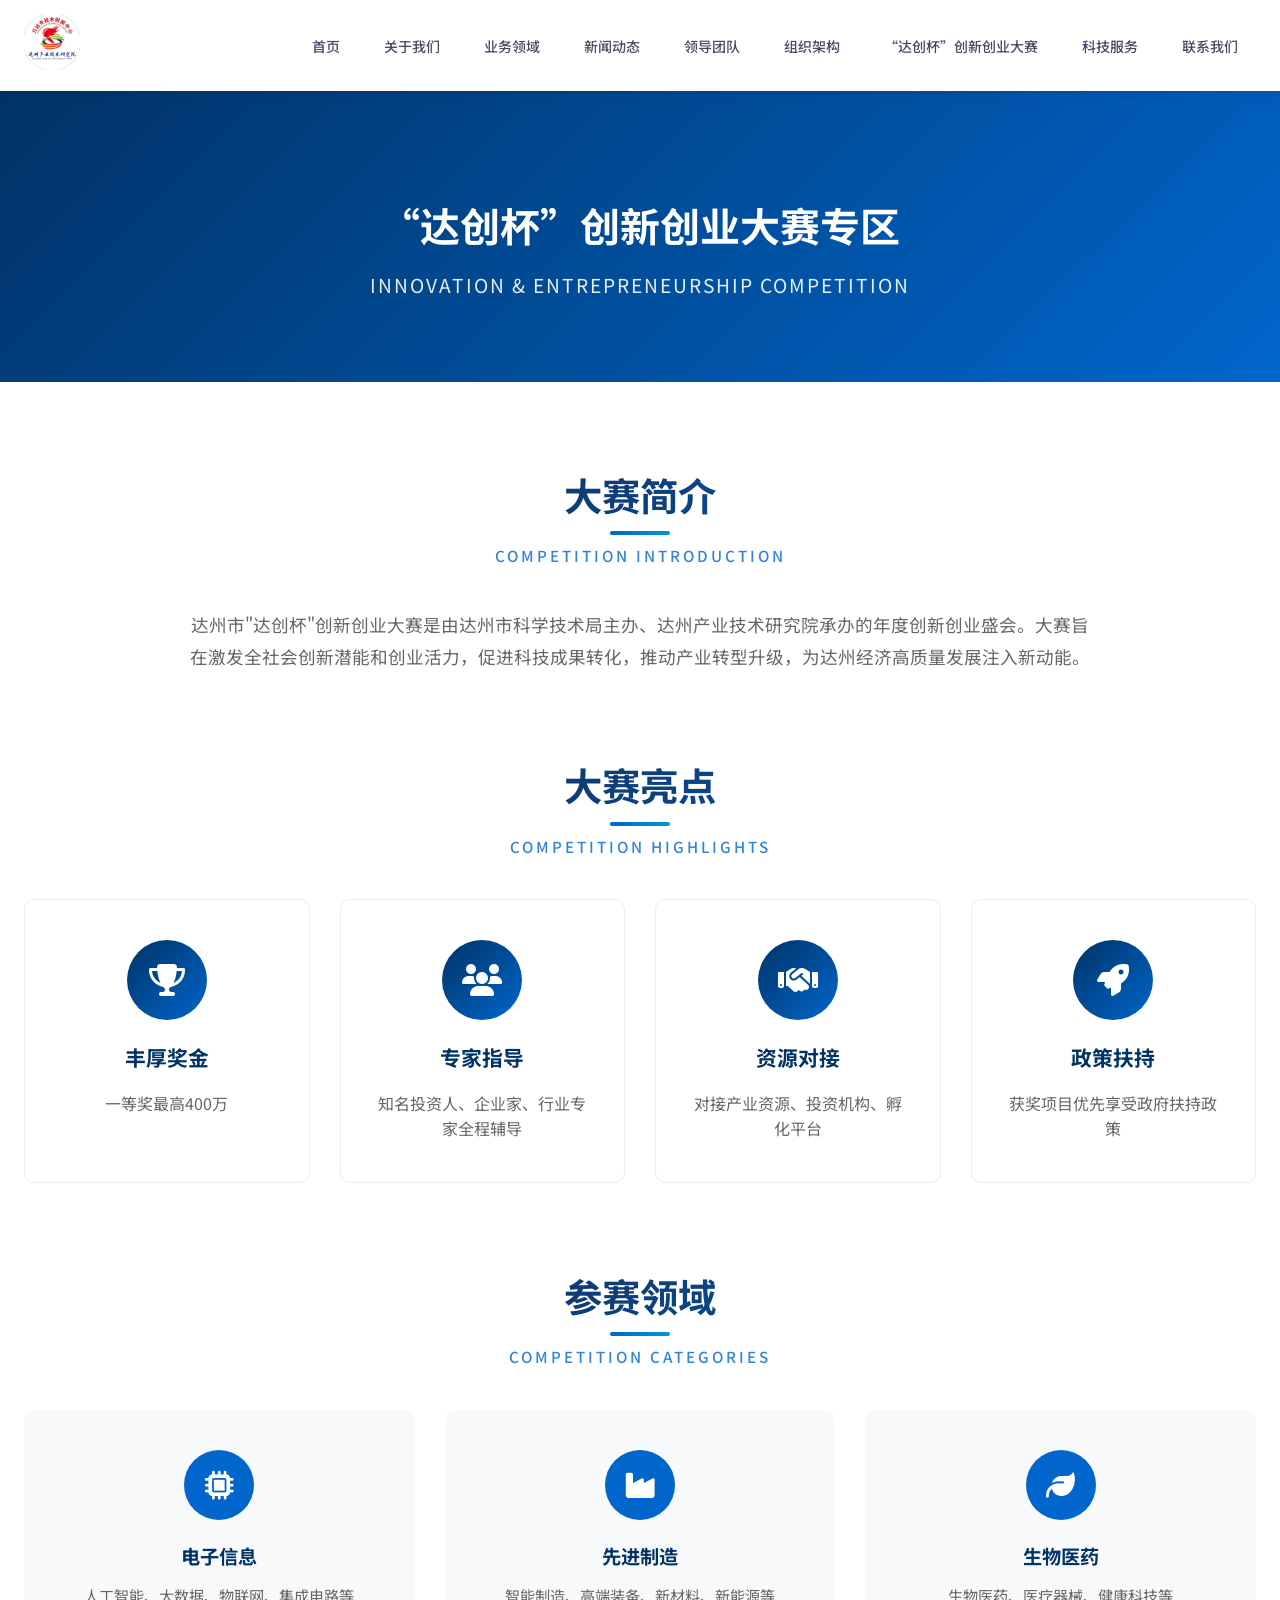
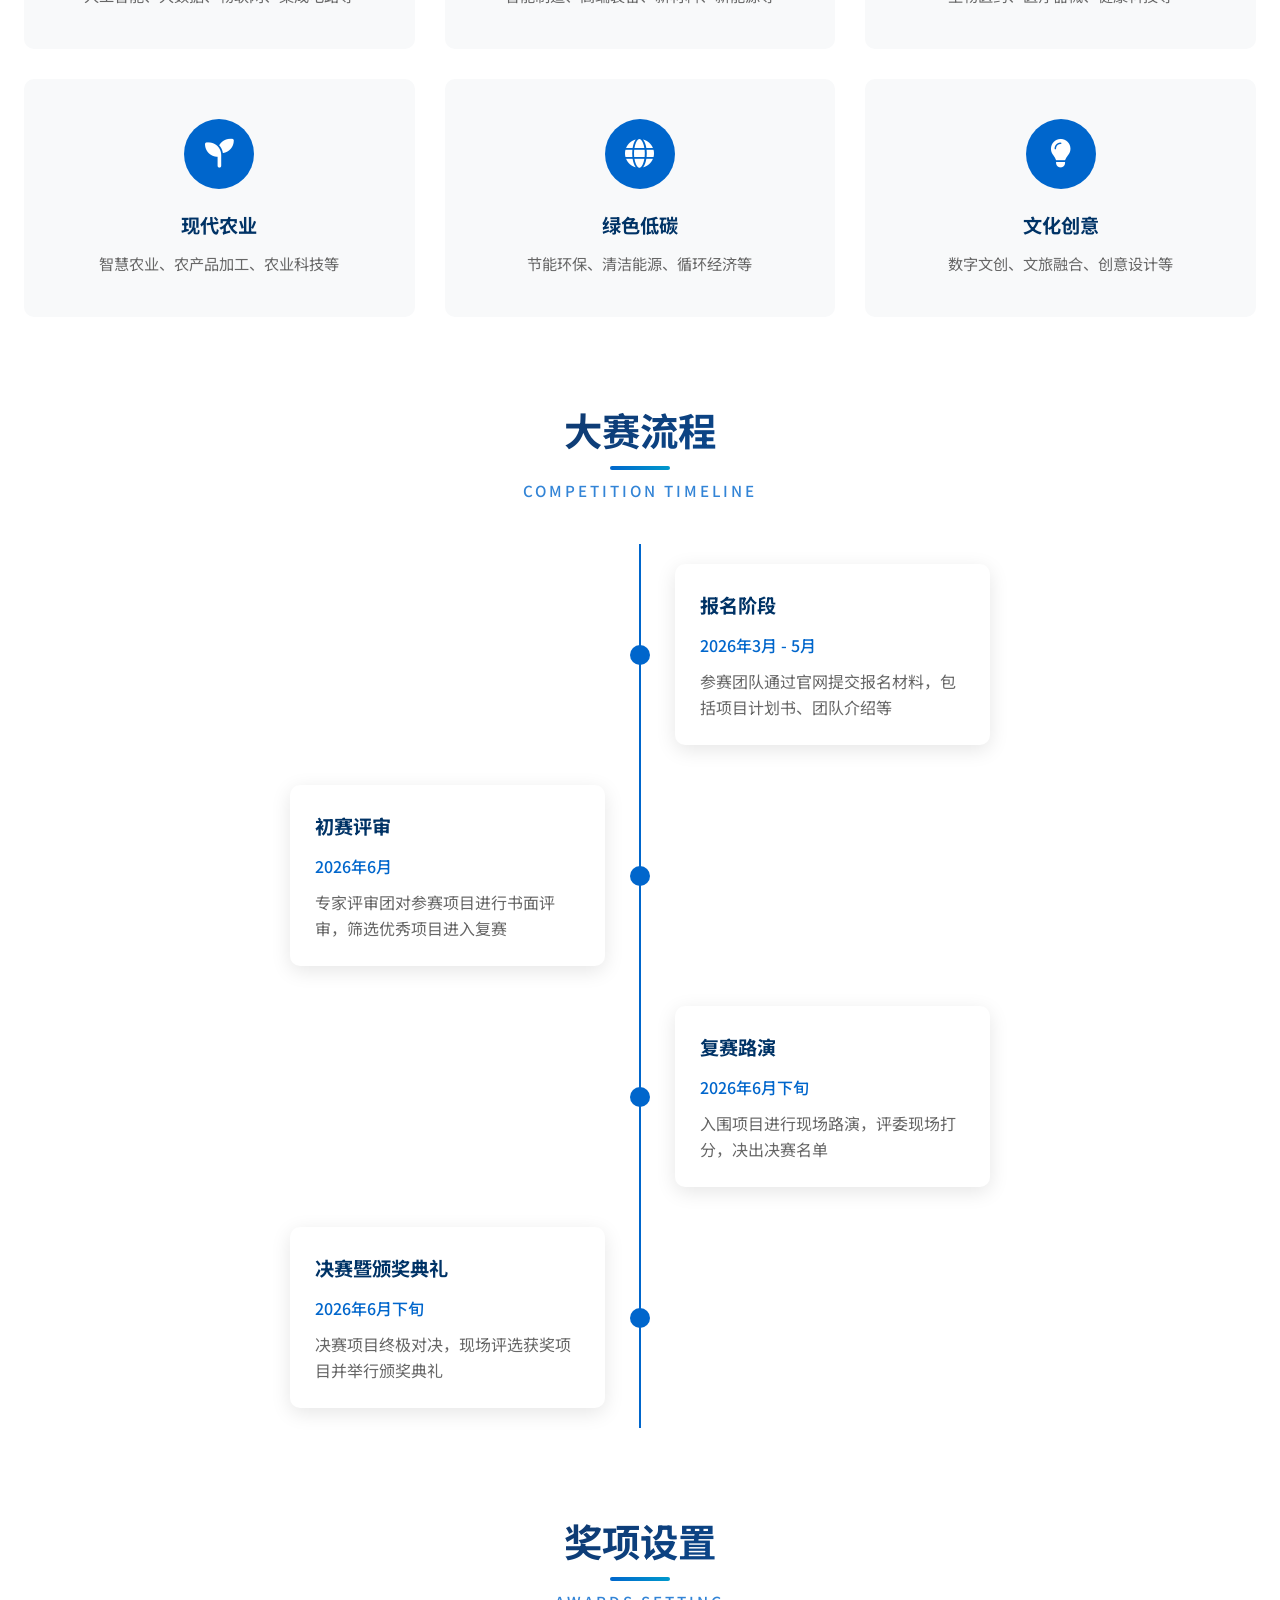
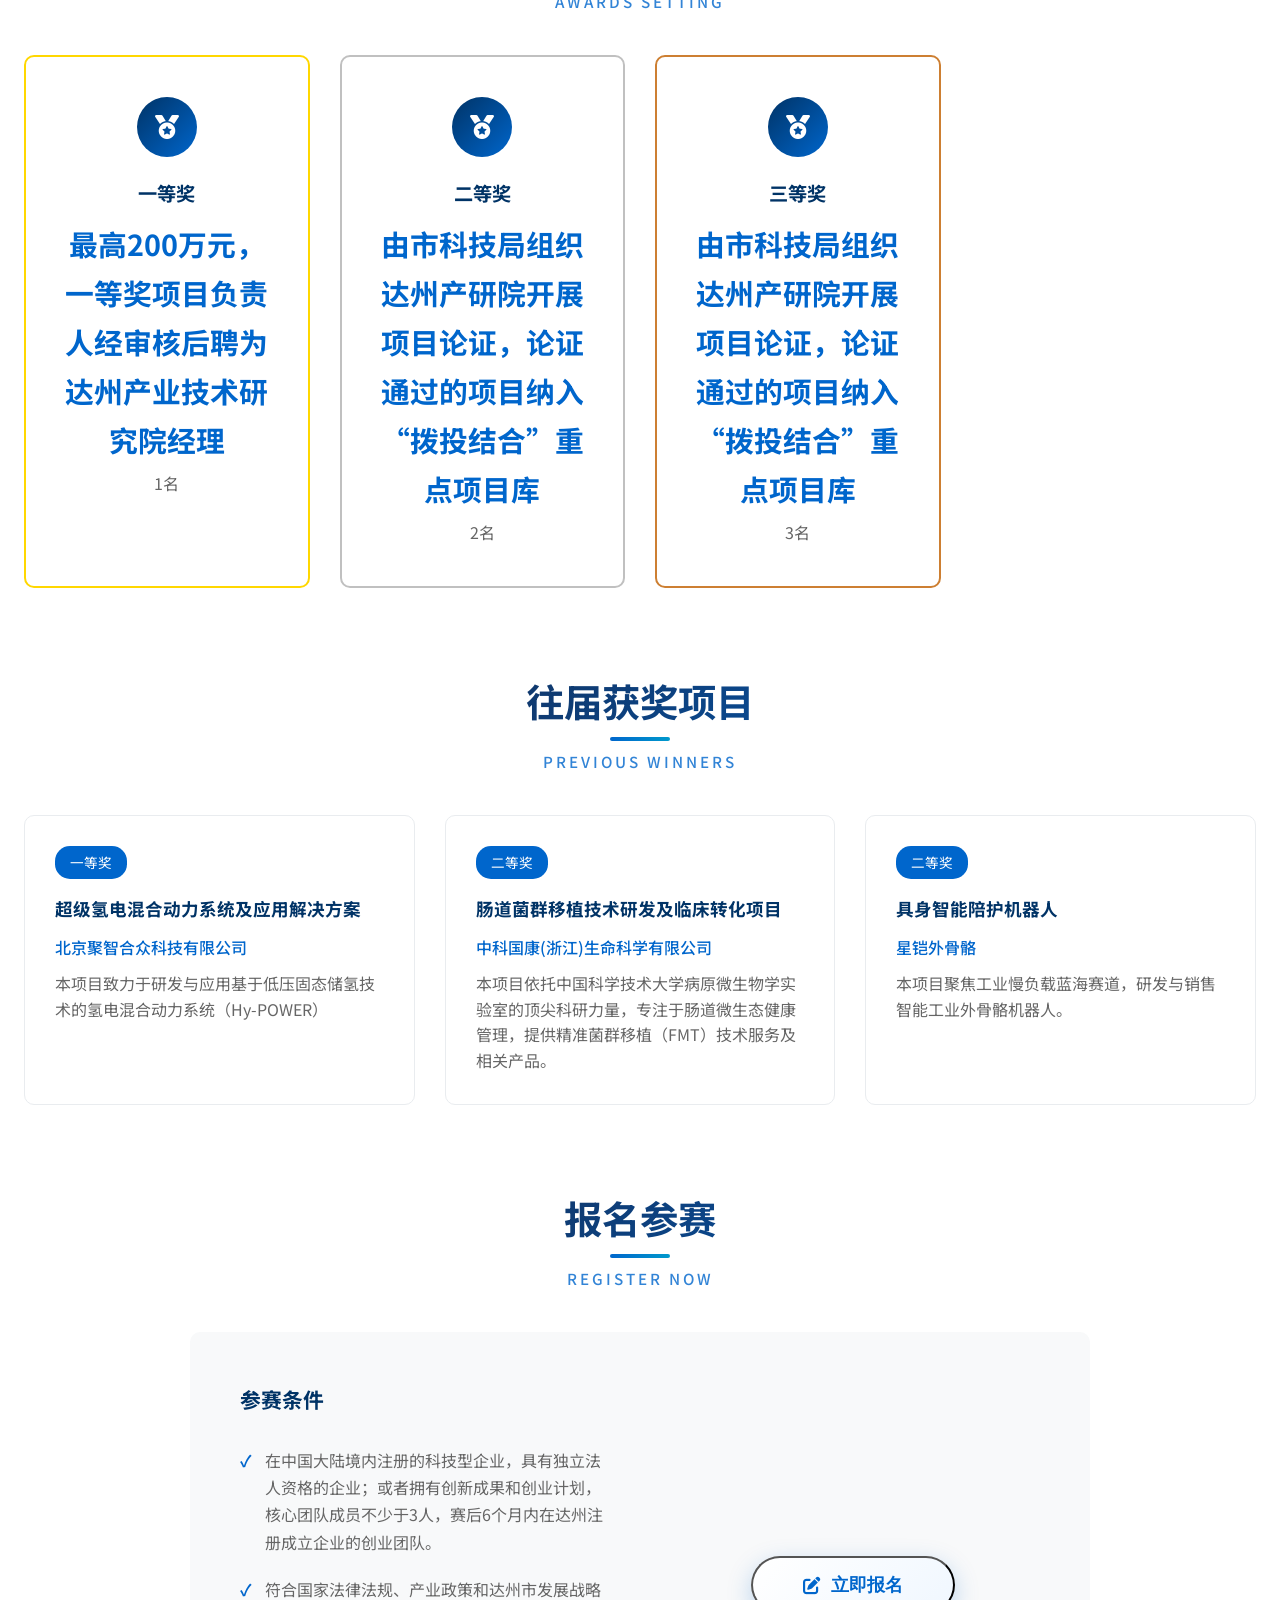
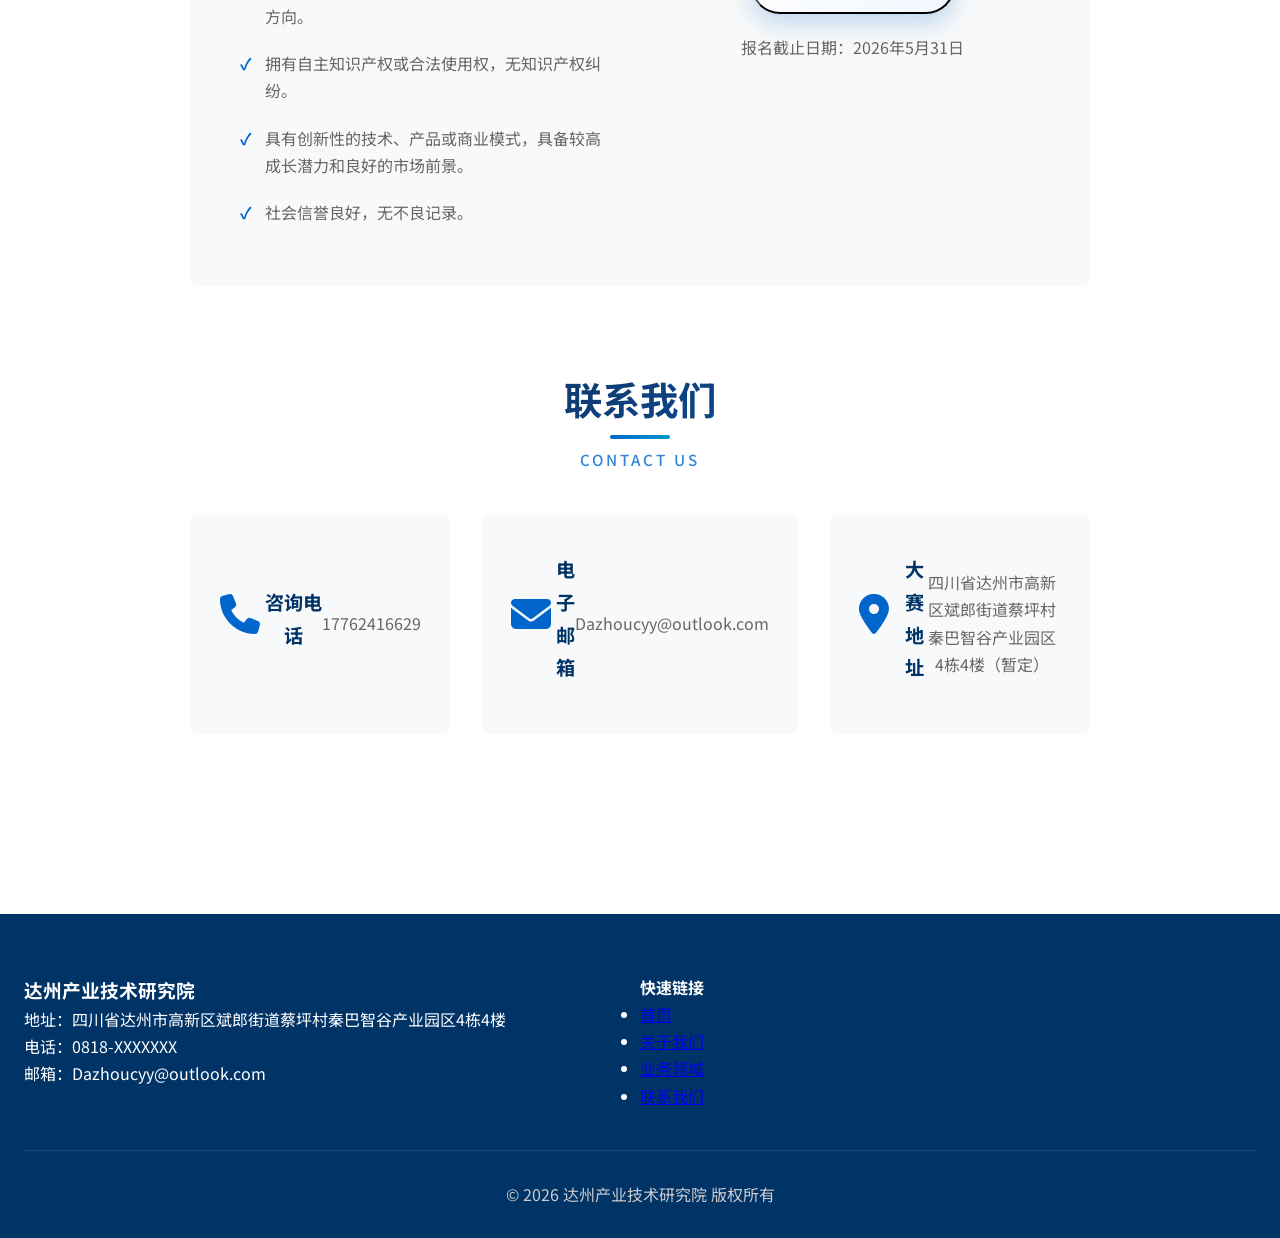
<file: dzcyjsyjy/competition.html>
<!DOCTYPE html>
<html lang="zh-CN">
<head>
    <meta charset="UTF-8">
    <meta name="viewport" content="width=device-width, initial-scale=1.0">
    <title>“达创杯”创新创业大赛专区 - 达州产业技术研究院</title>
    <link rel="stylesheet" href="styles.css">
    <link href="https://fonts.googleapis.com/css2?family=Noto+Sans+SC:wght@300;400;500;700&display=swap" rel="stylesheet">
    <link rel="stylesheet" href="https://cdnjs.cloudflare.com/ajax/libs/font-awesome/6.4.0/css/all.min.css">
</head>
<body>
    <nav class="navbar">
        <div class="container">
            <div class="nav-logo">
                <a href="index.html">
                    <img src="images/达州产业技术研究院logo.jpg" alt="达州产业技术研究院" class="logo-image">
                </a>
            </div>
            <ul class="nav-menu">
                <li><a href="index.html">首页</a></li>
                <li><a href="index.html#about">关于我们</a></li>
                <li><a href="index.html#services">业务领域</a></li>
                <li><a href="index.html#news">新闻动态</a></li>
                <li><a href="index.html#team">领导团队</a></li>
                <li><a href="index.html#organization">组织架构</a></li>
                <li><a href="competition.html">“达创杯”创新创业大赛</a></li>
                <li><a href="service.html">科技服务</a></li>
                <li><a href="index.html#contact">联系我们</a></li>
            </ul>
            <div class="nav-toggle">
                <span></span>
                <span></span>
                <span></span>
            </div>
        </div>
    </nav>

    <section class="page-hero">
        <div class="container">
            <h1>“达创杯”创新创业大赛专区</h1>
            <p>Innovation & Entrepreneurship Competition</p>
        </div>
    </section>

    <section class="page-content">
        <div class="container">
            <div class="competition-intro">
                <div class="section-header">
                    <h2 class="section-title">大赛简介</h2>
                    <p class="section-subtitle">Competition Introduction</p>
                </div>
                <div class="intro-content">
                    <p>达州市"达创杯"创新创业大赛是由达州市科学技术局主办、达州产业技术研究院承办的年度创新创业盛会。大赛旨在激发全社会创新潜能和创业活力，促进科技成果转化，推动产业转型升级，为达州经济高质量发展注入新动能。</p>
                </div>
            </div>

            <div class="competition-highlights">
                <div class="section-header">
                    <h2 class="section-title">大赛亮点</h2>
                    <p class="section-subtitle">Competition Highlights</p>
                </div>
                <div class="highlights-grid">
                    <div class="highlight-card">
                        <div class="highlight-icon">
                            <i class="fas fa-trophy"></i>
                        </div>
                        <h3>丰厚奖金</h3>
                        <p>一等奖最高400万</p>
                    </div>
                    <div class="highlight-card">
                        <div class="highlight-icon">
                            <i class="fas fa-users"></i>
                        </div>
                        <h3>专家指导</h3>
                        <p>知名投资人、企业家、行业专家全程辅导</p>
                    </div>
                    <div class="highlight-card">
                        <div class="highlight-icon">
                            <i class="fas fa-handshake"></i>
                        </div>
                        <h3>资源对接</h3>
                        <p>对接产业资源、投资机构、孵化平台</p>
                    </div>
                    <div class="highlight-card">
                        <div class="highlight-icon">
                            <i class="fas fa-rocket"></i>
                        </div>
                        <h3>政策扶持</h3>
                        <p>获奖项目优先享受政府扶持政策</p>
                    </div>
                </div>
            </div>

            <div class="competition-categories">
                <div class="section-header">
                    <h2 class="section-title">参赛领域</h2>
                    <p class="section-subtitle">Competition Categories</p>
                </div>
                <div class="categories-grid">
                    <div class="category-card">
                        <div class="category-icon">
                            <i class="fas fa-microchip"></i>
                        </div>
                        <h3>电子信息</h3>
                        <p>人工智能、大数据、物联网、集成电路等</p>
                    </div>
                    <div class="category-card">
                        <div class="category-icon">
                            <i class="fas fa-industry"></i>
                        </div>
                        <h3>先进制造</h3>
                        <p>智能制造、高端装备、新材料、新能源等</p>
                    </div>
                    <div class="category-card">
                        <div class="category-icon">
                            <i class="fas fa-leaf"></i>
                        </div>
                        <h3>生物医药</h3>
                        <p>生物医药、医疗器械、健康科技等</p>
                    </div>
                    <div class="category-card">
                        <div class="category-icon">
                            <i class="fas fa-seedling"></i>
                        </div>
                        <h3>现代农业</h3>
                        <p>智慧农业、农产品加工、农业科技等</p>
                    </div>
                    <div class="category-card">
                        <div class="category-icon">
                            <i class="fas fa-globe"></i>
                        </div>
                        <h3>绿色低碳</h3>
                        <p>节能环保、清洁能源、循环经济等</p>
                    </div>
                    <div class="category-card">
                        <div class="category-icon">
                            <i class="fas fa-lightbulb"></i>
                        </div>
                        <h3>文化创意</h3>
                        <p>数字文创、文旅融合、创意设计等</p>
                    </div>
                </div>
            </div>

            <div class="competition-timeline">
                <div class="section-header">
                    <h2 class="section-title">大赛流程</h2>
                    <p class="section-subtitle">Competition Timeline</p>
                </div>
                <div class="timeline">
                    <div class="timeline-item">
                        <div class="timeline-dot"></div>
                        <div class="timeline-content">
                            <h3>报名阶段</h3>
                            <p class="timeline-date">2026年3月 - 5月</p>
                            <p>参赛团队通过官网提交报名材料，包括项目计划书、团队介绍等</p>
                        </div>
                    </div>
                    <div class="timeline-item">
                        <div class="timeline-dot"></div>
                        <div class="timeline-content">
                            <h3>初赛评审</h3>
                            <p class="timeline-date">2026年6月</p>
                            <p>专家评审团对参赛项目进行书面评审，筛选优秀项目进入复赛</p>
                        </div>
                    </div>
                    <div class="timeline-item">
                        <div class="timeline-dot"></div>
                        <div class="timeline-content">
                            <h3>复赛路演</h3>
                            <p class="timeline-date">2026年6月下旬</p>
                            <p>入围项目进行现场路演，评委现场打分，决出决赛名单</p>
                        </div>
                    </div>
                    <div class="timeline-item">
                        <div class="timeline-dot"></div>
                        <div class="timeline-content">
                            <h3>决赛暨颁奖典礼</h3>
                            <p class="timeline-date">2026年6月下旬</p>
                            <p>决赛项目终极对决，现场评选获奖项目并举行颁奖典礼</p>
                        </div>
                    </div>
                </div>
            </div>

            <div class="competition-awards">
                <div class="section-header">
                    <h2 class="section-title">奖项设置</h2>
                    <p class="section-subtitle">Awards Setting</p>
                </div>
                <div class="awards-grid">
                    <div class="award-card gold">
                        <div class="award-badge">
                            <i class="fas fa-medal"></i>
                        </div>
                        <h3>一等奖</h3>
                        <p class="award-amount">最高200万元，一等奖项目负责人经审核后聘为达州产业技术研究院经理</p>
                        <p class="award-count">1名</p>
                    </div>
                    <div class="award-card silver">
                        <div class="award-badge">
                            <i class="fas fa-medal"></i>
                        </div>
                        <h3>二等奖</h3>
                        <p class="award-amount">由市科技局组织达州产研院开展项目论证，论证通过的项目纳入“拨投结合”重点项目库</p>
                        <p class="award-count">2名</p>
                    </div>
                    <div class="award-card bronze">
                        <div class="award-badge">
                            <i class="fas fa-medal"></i>
                        </div>
                        <h3>三等奖</h3>
                        <p class="award-amount">由市科技局组织达州产研院开展项目论证，论证通过的项目纳入“拨投结合”重点项目库</p>
                        <p class="award-count">3名</p>
                    </div>
                </div>
            </div>

            <div class="competition-winners">
                <div class="section-header">
                    <h2 class="section-title">往届获奖项目</h2>
                    <p class="section-subtitle">Previous Winners</p>
                </div>
                <div class="winners-grid">
                    <div class="winner-card">
                        <div class="winner-rank">一等奖</div>
                        <h3>超级氢电混合动力系统及应用解决方案</h3>
                        <p class="winner-team">北京聚智合众科技有限公司</p>
                        <p class="winner-desc">本项目致力于研发与应用基于低压固态储氢技术的氢电混合动力系统（Hy-POWER）</p>
                    </div>
                    <div class="winner-card">
                        <div class="winner-rank">二等奖</div>
                        <h3>肠道菌群移植技术研发及临床转化项目</h3>
                        <p class="winner-team">中科国康(浙江)生命科学有限公司</p>
                        <p class="winner-desc">本项目依托中国科学技术大学病原微生物学实验室的顶尖科研力量，专注于肠道微生态健康管理，提供精准菌群移植（FMT）技术服务及相关产品。</p>
                    </div>
                    <div class="winner-card">
                        <div class="winner-rank">二等奖</div>
                        <h3>具身智能陪护机器人</h3>
                        <p class="winner-team">星铠外骨骼</p>
                        <p class="winner-desc">本项目聚焦工业慢负载蓝海赛道，研发与销售智能工业外骨骼机器人。</p>
                    </div>
                </div>
            </div>

            <div class="competition-register">
                <div class="section-header">
                    <h2 class="section-title">报名参赛</h2>
                    <p class="section-subtitle">Register Now</p>
                </div>
                <div class="register-content">
                    <div class="register-info">
                        <h3>参赛条件</h3>
                        <ul>
                            <li>在中国大陆境内注册的科技型企业，具有独立法人资格的企业；或者拥有创新成果和创业计划，核心团队成员不少于3人，赛后6个月内在达州注册成立企业的创业团队。</li>
                            <li>符合国家法律法规、产业政策和达州市发展战略方向。</li>
                            <li>拥有自主知识产权或合法使用权，无知识产权纠纷。</li>
                            <li>具有创新性的技术、产品或商业模式，具备较高成长潜力和良好的市场前景。</li>
                            <li> 社会信誉良好，无不良记录。</li>
                        </ul>
                    </div>
                    <div class="register-action">
                        <button id="register-btn" class="btn btn-primary btn-large">
                            <i class="fas fa-edit"></i> 立即报名
                        </button>
                        <p class="register-deadline">报名截止日期：2026年5月31日</p>
                    </div>
                </div>
            </div>

            <div id="register-form-container" class="register-form-container">
                <div class="section-header">
                    <h2 class="section-title">填写报名信息</h2>
                    <p class="section-subtitle">Fill in Registration Information</p>
                </div>
                <div class="register-form-wrapper">
                    <form id="register-form" class="register-form">
                        <div class="form-row">
                            <div class="form-group">
                                <label>参赛领域</label>
                                <select name="category">
                                    <option value="">请选择参赛领域</option>
                                    <option value="electronics">电子信息</option>
                                    <option value="manufacturing">先进制造</option>
                                    <option value="biomedical">生物医药</option>
                                    <option value="agriculture">现代农业</option>
                                    <option value="green">绿色低碳</option>
                                    <option value="creative">文化创意</option>
                                </select>
                            </div>
                        </div>

                        <div class="form-row">
                            <div class="form-group">
                                <label>项目名称</label>
                                <input type="text" name="project_name" placeholder="请输入项目名称">
                            </div>
                            <div class="form-group">
                                <label>项目负责人</label>
                                <input type="text" name="leader_name" placeholder="请输入负责人姓名">
                            </div>
                        </div>

                        <div class="form-row">
                            <div class="form-group">
                                <label>联系电话</label>
                                <input type="tel" name="phone" placeholder="请输入联系电话">
                            </div>
                            <div class="form-group">
                                <label>电子邮箱</label>
                                <input type="email" name="email" placeholder="请输入电子邮箱">
                            </div>
                        </div>

                        <div class="form-group">
                            <label>企业/团队名称</label>
                            <input type="text" name="organization" placeholder="请输入企业或团队名称">
                        </div>

                        <div class="form-group">
                            <label>项目简介</label>
                            <textarea name="project_desc" rows="4" placeholder="请简要描述项目内容、核心技术、创新点等（不超过500字）"></textarea>
                        </div>

                        <div class="form-group">
                            <label>核心优势</label>
                            <textarea name="advantages" rows="3" placeholder="请描述项目的核心竞争优势（不超过300字）"></textarea>
                        </div>

                        <div class="form-row">
                            <div class="form-group">
                                <label>团队人数</label>
                                <input type="number" name="team_size" placeholder="请输入团队人数" min="1">
                            </div>
                            <div class="form-group">
                                <label>成立时间</label>
                                <input type="date" name="establish_date">
                            </div>
                        </div>

                        <div class="form-group">
                            <label>知识产权情况</label>
                            <select name="ip_status">
                                <option value="">请选择知识产权情况</option>
                                <option value="patent">已申请专利</option>
                                <option value="software">软件著作权</option>
                                <option value="trademark">商标注册</option>
                                <option value="other">其他</option>
                                <option value="none">暂无</option>
                            </select>
                        </div>

                        <div class="form-group">
                            <label>融资情况</label>
                            <select name="financing">
                                <option value="">请选择融资情况</option>
                                <option value="seed">种子轮</option>
                                <option value="angel">天使轮</option>
                                <option value="a">A轮</option>
                                <option value="b">B轮及以上</option>
                                <option value="none">未融资</option>
                            </select>
                        </div>

                        <div class="form-group form-checkbox">
                            <input type="checkbox" id="agree" name="agree">
                            <label for="agree">我已阅读并同意《大赛参赛须知》和《知识产权声明》</label>
                        </div>

                        <div class="form-actions">
                            <button type="button" id="cancel-btn" class="btn btn-outline">取消</button>
                            <button type="submit" class="btn btn-primary">提交报名</button>
                        </div>
                    </form>
                </div>
            </div>

            <div class="competition-contact">
                <div class="section-header">
                    <h2 class="section-title">联系我们</h2>
                    <p class="section-subtitle">Contact Us</p>
                </div>
                <div class="contact-grid">
                    <div class="contact-item">
                        <i class="fas fa-phone"></i>
                        <h3>咨询电话</h3>
                        <p>17762416629</p>
                    </div>
                    <div class="contact-item">
                        <i class="fas fa-envelope"></i>
                        <h3>电子邮箱</h3>
                        <p>Dazhoucyy@outlook.com</p>
                    </div>
                    <div class="contact-item">
                        <i class="fas fa-map-marker-alt"></i>
                        <h3>大赛地址</h3>
                        <p>四川省达州市高新区斌郎街道蔡坪村秦巴智谷产业园区4栋4楼（暂定）</p>
                    </div>
                </div>
            </div>
        </div>
    </section>

    <footer class="footer">
        <div class="container">
            <div class="footer-content">
                <div class="footer-info">
                    <h3>达州产业技术研究院</h3>
                    <p>地址：四川省达州市高新区斌郎街道蔡坪村秦巴智谷产业园区4栋4楼</p>
                    <p>电话：0818-XXXXXXX</p>
                    <p>邮箱：Dazhoucyy@outlook.com</p>
                </div>
                <div class="footer-links">
                    <h4>快速链接</h4>
                    <ul>
                        <li><a href="index.html">首页</a></li>
                        <li><a href="index.html#about">关于我们</a></li>
                        <li><a href="index.html#services">业务领域</a></li>
                        <li><a href="index.html#contact">联系我们</a></li>
                    </ul>
                </div>
            </div>
            <div class="footer-bottom">
                <p>&copy; 2026 达州产业技术研究院 版权所有</p>
            </div>
        </div>
    </footer>

    <script src="script.js"></script>
</body>
</html>
</file>
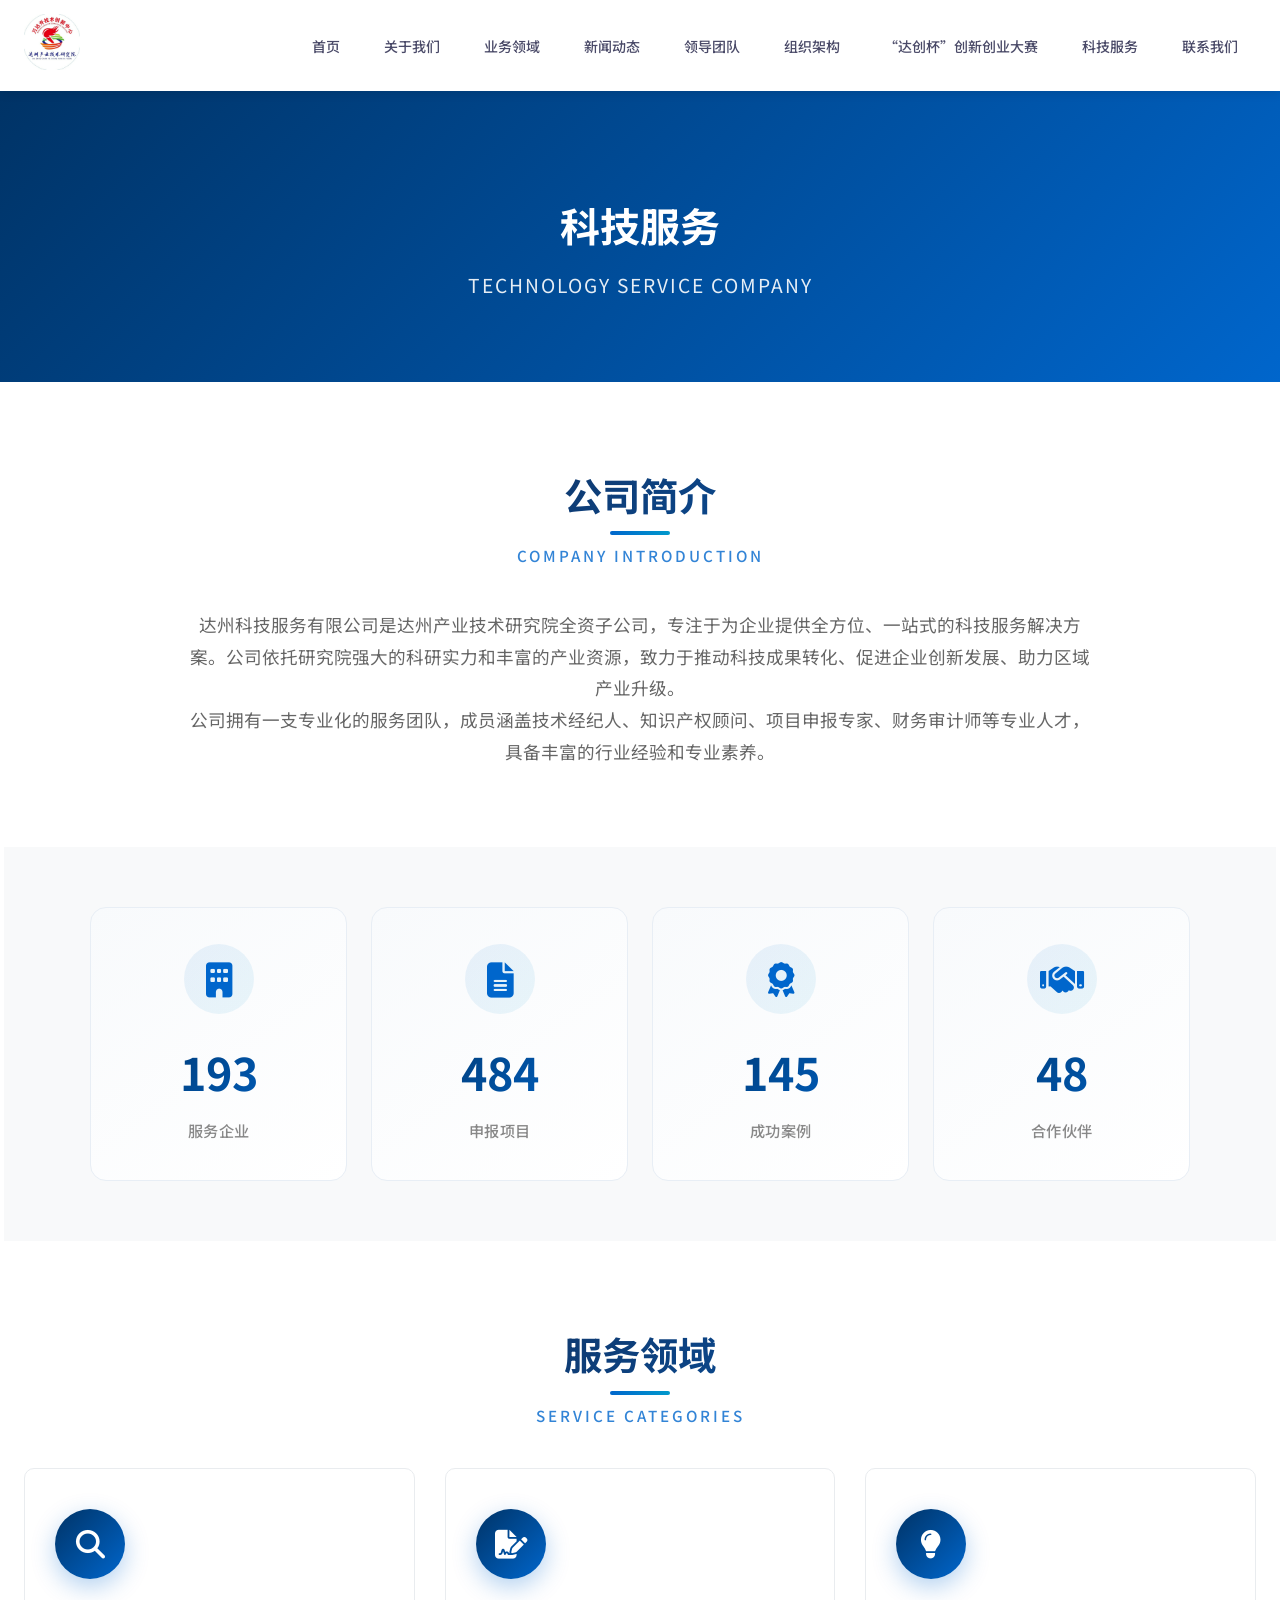
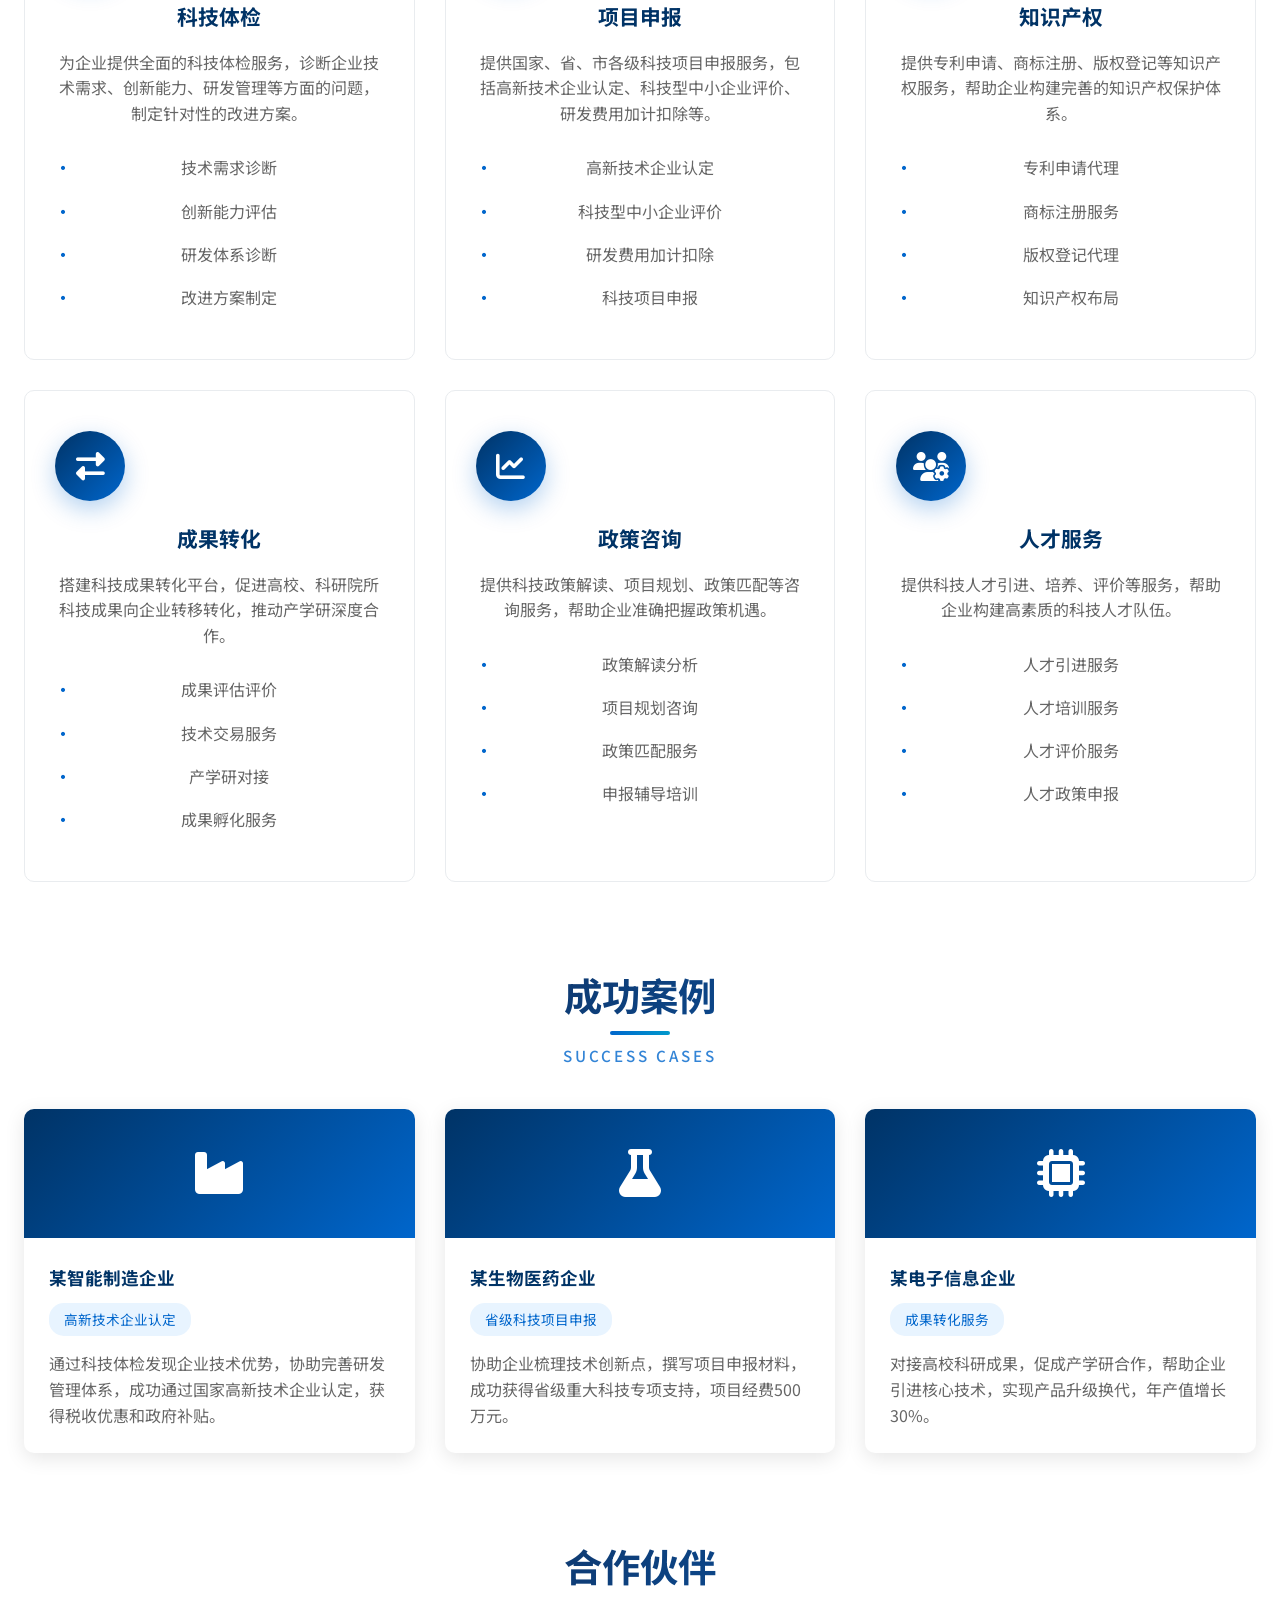
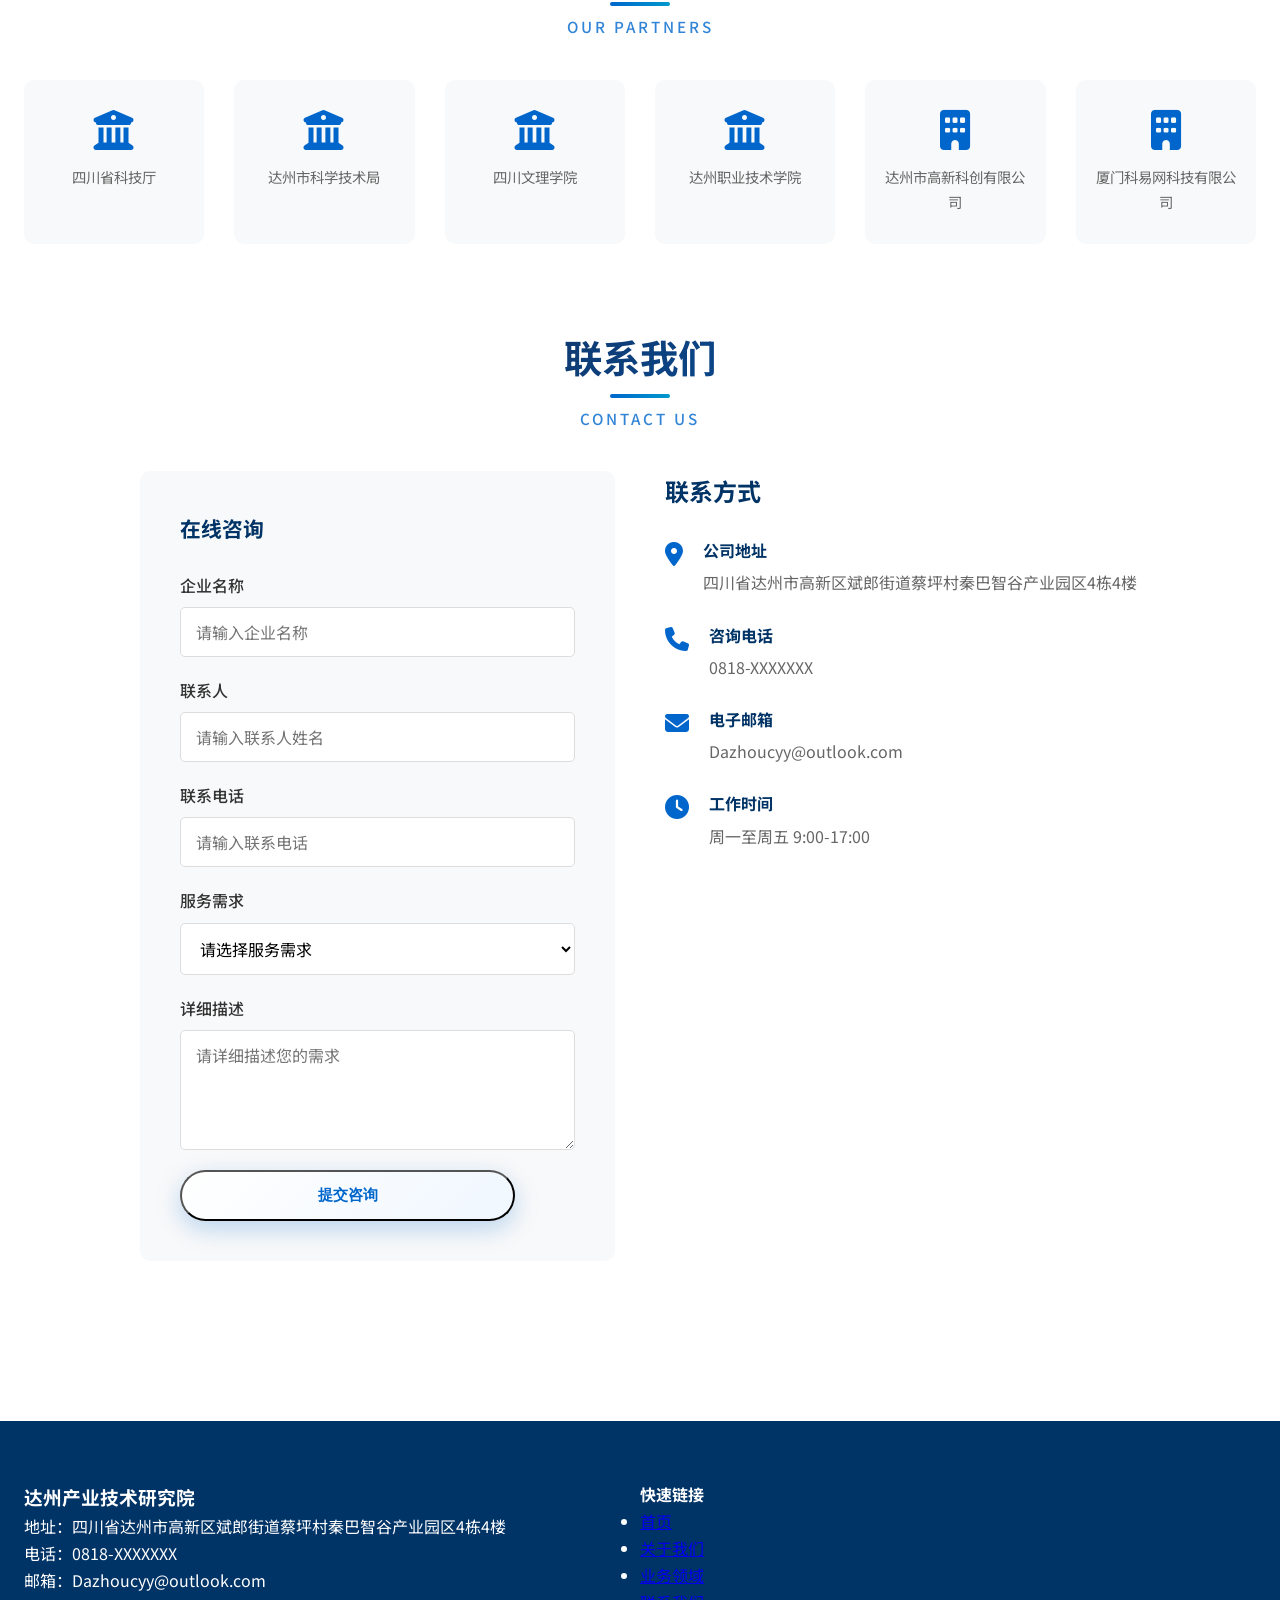
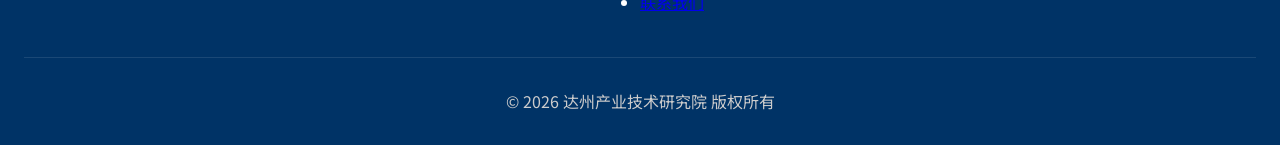
<file: dzcyjsyjy/service.html>
<!DOCTYPE html>
<html lang="zh-CN">
<head>
    <meta charset="UTF-8">
    <meta name="viewport" content="width=device-width, initial-scale=1.0">
    <title>科技服务公司 - 达州产业技术研究院</title>
    <link rel="stylesheet" href="styles.css">
    <link href="https://fonts.googleapis.com/css2?family=Noto+Sans+SC:wght@300;400;500;700&display=swap" rel="stylesheet">
    <link rel="stylesheet" href="https://cdnjs.cloudflare.com/ajax/libs/font-awesome/6.4.0/css/all.min.css">
</head>
<body>
    <nav class="navbar">
        <div class="container">
            <div class="nav-logo">
                <a href="index.html">
                    <img src="images/达州产业技术研究院logo.jpg" alt="达州产业技术研究院" class="logo-image">
                </a>
            </div>
            <ul class="nav-menu">
                <li><a href="index.html">首页</a></li>
                <li><a href="index.html#about">关于我们</a></li>
                <li><a href="index.html#services">业务领域</a></li>
                <li><a href="index.html#news">新闻动态</a></li>
                <li><a href="index.html#team">领导团队</a></li>
                <li><a href="index.html#organization">组织架构</a></li>
                <li><a href="competition.html">“达创杯”创新创业大赛</a></li>
                <li><a href="service.html">科技服务</a></li>
                <li><a href="index.html#contact">联系我们</a></li>
            </ul>
            <div class="nav-toggle">
                <span></span>
                <span></span>
                <span></span>
            </div>
        </div>
    </nav>

    <section class="page-hero service-hero">
        <div class="container">
            <h1>科技服务</h1>
            <p>Technology Service Company</p>
        </div>
    </section>

    <section class="page-content">
        <div class="container">
            <div class="service-intro">
                <div class="section-header">
                    <h2 class="section-title">公司简介</h2>
                    <p class="section-subtitle">Company Introduction</p>
                </div>
                <div class="intro-content">
                    <p>达州科技服务有限公司是达州产业技术研究院全资子公司，专注于为企业提供全方位、一站式的科技服务解决方案。公司依托研究院强大的科研实力和丰富的产业资源，致力于推动科技成果转化、促进企业创新发展、助力区域产业升级。</p>
                    <p>公司拥有一支专业化的服务团队，成员涵盖技术经纪人、知识产权顾问、项目申报专家、财务审计师等专业人才，具备丰富的行业经验和专业素养。</p>
                </div>
            </div>

            <div class="service-stats">
                <div class="stats-grid">
                    <div class="stat-item">
                        <div class="stat-icon">
                            <i class="fas fa-building"></i>
                        </div>
                        <div class="stat-number" data-target="200">0</div>
                        <div class="stat-label">服务企业</div>
                    </div>
                    <div class="stat-item">
                        <div class="stat-icon">
                            <i class="fas fa-file-alt"></i>
                        </div>
                        <div class="stat-number" data-target="500">0</div>
                        <div class="stat-label">申报项目</div>
                    </div>
                    <div class="stat-item">
                        <div class="stat-icon">
                            <i class="fas fa-award"></i>
                        </div>
                        <div class="stat-number" data-target="150">0</div>
                        <div class="stat-label">成功案例</div>
                    </div>
                    <div class="stat-item">
                        <div class="stat-icon">
                            <i class="fas fa-handshake"></i>
                        </div>
                        <div class="stat-number" data-target="50">0</div>
                        <div class="stat-label">合作伙伴</div>
                    </div>
                </div>
            </div>

            <div class="service-categories">
                <div class="section-header">
                    <h2 class="section-title">服务领域</h2>
                    <p class="section-subtitle">Service Categories</p>
                </div>
                <div class="service-grid">
                    <div class="service-card">
                        <div class="service-icon">
                            <i class="fas fa-search"></i>
                        </div>
                        <h3>科技体检</h3>
                        <p>为企业提供全面的科技体检服务，诊断企业技术需求、创新能力、研发管理等方面的问题，制定针对性的改进方案。</p>
                        <ul class="service-features">
                            <li>技术需求诊断</li>
                            <li>创新能力评估</li>
                            <li>研发体系诊断</li>
                            <li>改进方案制定</li>
                        </ul>
                    </div>
                    <div class="service-card">
                        <div class="service-icon">
                            <i class="fas fa-file-signature"></i>
                        </div>
                        <h3>项目申报</h3>
                        <p>提供国家、省、市各级科技项目申报服务，包括高新技术企业认定、科技型中小企业评价、研发费用加计扣除等。</p>
                        <ul class="service-features">
                            <li>高新技术企业认定</li>
                            <li>科技型中小企业评价</li>
                            <li>研发费用加计扣除</li>
                            <li>科技项目申报</li>
                        </ul>
                    </div>
                    <div class="service-card">
                        <div class="service-icon">
                            <i class="fas fa-lightbulb"></i>
                        </div>
                        <h3>知识产权</h3>
                        <p>提供专利申请、商标注册、版权登记等知识产权服务，帮助企业构建完善的知识产权保护体系。</p>
                        <ul class="service-features">
                            <li>专利申请代理</li>
                            <li>商标注册服务</li>
                            <li>版权登记代理</li>
                            <li>知识产权布局</li>
                        </ul>
                    </div>
                    <div class="service-card">
                        <div class="service-icon">
                            <i class="fas fa-exchange-alt"></i>
                        </div>
                        <h3>成果转化</h3>
                        <p>搭建科技成果转化平台，促进高校、科研院所科技成果向企业转移转化，推动产学研深度合作。</p>
                        <ul class="service-features">
                            <li>成果评估评价</li>
                            <li>技术交易服务</li>
                            <li>产学研对接</li>
                            <li>成果孵化服务</li>
                        </ul>
                    </div>
                    <div class="service-card">
                        <div class="service-icon">
                            <i class="fas fa-chart-line"></i>
                        </div>
                        <h3>政策咨询</h3>
                        <p>提供科技政策解读、项目规划、政策匹配等咨询服务，帮助企业准确把握政策机遇。</p>
                        <ul class="service-features">
                            <li>政策解读分析</li>
                            <li>项目规划咨询</li>
                            <li>政策匹配服务</li>
                            <li>申报辅导培训</li>
                        </ul>
                    </div>
                    <div class="service-card">
                        <div class="service-icon">
                            <i class="fas fa-users-cog"></i>
                        </div>
                        <h3>人才服务</h3>
                        <p>提供科技人才引进、培养、评价等服务，帮助企业构建高素质的科技人才队伍。</p>
                        <ul class="service-features">
                            <li>人才引进服务</li>
                            <li>人才培训服务</li>
                            <li>人才评价服务</li>
                            <li>人才政策申报</li>
                        </ul>
                    </div>
                </div>
            </div>

            <div class="service-cases">
                <div class="section-header">
                    <h2 class="section-title">成功案例</h2>
                    <p class="section-subtitle">Success Cases</p>
                </div>
                <div class="cases-grid">
                    <div class="case-card">
                        <div class="case-image">
                            <i class="fas fa-industry"></i>
                        </div>
                        <div class="case-content">
                            <h3>某智能制造企业</h3>
                            <p class="case-tag">高新技术企业认定</p>
                            <p>通过科技体检发现企业技术优势，协助完善研发管理体系，成功通过国家高新技术企业认定，获得税收优惠和政府补贴。</p>
                        </div>
                    </div>
                    <div class="case-card">
                        <div class="case-image">
                            <i class="fas fa-flask"></i>
                        </div>
                        <div class="case-content">
                            <h3>某生物医药企业</h3>
                            <p class="case-tag">省级科技项目申报</p>
                            <p>协助企业梳理技术创新点，撰写项目申报材料，成功获得省级重大科技专项支持，项目经费500万元。</p>
                        </div>
                    </div>
                    <div class="case-card">
                        <div class="case-image">
                            <i class="fas fa-microchip"></i>
                        </div>
                        <div class="case-content">
                            <h3>某电子信息企业</h3>
                            <p class="case-tag">成果转化服务</p>
                            <p>对接高校科研成果，促成产学研合作，帮助企业引进核心技术，实现产品升级换代，年产值增长30%。</p>
                        </div>
                    </div>
                </div>
            </div>

            <div class="service-partners">
                <div class="section-header">
                    <h2 class="section-title">合作伙伴</h2>
                    <p class="section-subtitle">Our Partners</p>
                </div>
                <div class="partners-grid">
                    <div class="partner-item">
                        <i class="fas fa-university"></i>
                        <p>四川省科技厅</p>
                    </div>
                    <div class="partner-item">
                        <i class="fas fa-university"></i>
                        <p>达州市科学技术局</p>
                    </div>
                    <div class="partner-item">
                        <i class="fas fa-university"></i>
                        <p>四川文理学院</p>
                    </div>
                    <div class="partner-item">
                        <i class="fas fa-university"></i>
                        <p>达州职业技术学院</p>
                    </div>
                    <div class="partner-item">
                        <i class="fas fa-building"></i>
                        <p>达州市高新科创有限公司</p>
                    </div>
                    <div class="partner-item">
                        <i class="fas fa-building"></i>
                        <p>厦门科易网科技有限公司</p>
                    </div>
                </div>
            </div>

            <div class="service-contact" id="contact">
                <div class="section-header">
                    <h2 class="section-title">联系我们</h2>
                    <p class="section-subtitle">Contact Us</p>
                </div>
                <div class="contact-wrapper">
                    <div class="contact-form">
                        <h3>在线咨询</h3>
                        <form>
                            <div class="form-group">
                                <label>企业名称</label>
                                <input type="text" placeholder="请输入企业名称">
                            </div>
                            <div class="form-group">
                                <label>联系人</label>
                                <input type="text" placeholder="请输入联系人姓名">
                            </div>
                            <div class="form-group">
                                <label>联系电话</label>
                                <input type="tel" placeholder="请输入联系电话">
                            </div>
                            <div class="form-group">
                                <label>服务需求</label>
                                <select>
                                    <option>请选择服务需求</option>
                                    <option>科技体检</option>
                                    <option>项目申报</option>
                                    <option>知识产权</option>
                                    <option>成果转化</option>
                                    <option>政策咨询</option>
                                    <option>人才服务</option>
                                </select>
                            </div>
                            <div class="form-group">
                                <label>详细描述</label>
                                <textarea placeholder="请详细描述您的需求"></textarea>
                            </div>
                            <button type="submit" class="btn btn-primary btn-block">提交咨询</button>
                        </form>
                    </div>
                    <div class="contact-info">
                        <h3>联系方式</h3>
                        <div class="info-item">
                            <i class="fas fa-map-marker-alt"></i>
                            <div>
                                <h4>公司地址</h4>
                                <p>四川省达州市高新区斌郎街道蔡坪村秦巴智谷产业园区4栋4楼</p>
                            </div>
                        </div>
                        <div class="info-item">
                            <i class="fas fa-phone"></i>
                            <div>
                                <h4>咨询电话</h4>
                                <p>0818-XXXXXXX</p>
                            </div>
                        </div>
                        <div class="info-item">
                            <i class="fas fa-envelope"></i>
                            <div>
                                <h4>电子邮箱</h4>
                                <p>Dazhoucyy@outlook.com</p>
                            </div>
                        </div>
                        <div class="info-item">
                            <i class="fas fa-clock"></i>
                            <div>
                                <h4>工作时间</h4>
                                <p>周一至周五 9:00-17:00</p>
                            </div>
                        </div>
                    </div>
                </div>
            </div>
        </div>
    </section>

    <footer class="footer">
        <div class="container">
            <div class="footer-content">
                <div class="footer-info">
                    <h3>达州产业技术研究院</h3>
                    <p>地址：四川省达州市高新区斌郎街道蔡坪村秦巴智谷产业园区4栋4楼</p>
                    <p>电话：0818-XXXXXXX</p>
                    <p>邮箱：Dazhoucyy@outlook.com</p>
                </div>
                <div class="footer-links">
                    <h4>快速链接</h4>
                    <ul>
                        <li><a href="index.html">首页</a></li>
                        <li><a href="index.html#about">关于我们</a></li>
                        <li><a href="index.html#services">业务领域</a></li>
                        <li><a href="index.html#contact">联系我们</a></li>
                    </ul>
                </div>
            </div>
            <div class="footer-bottom">
                <p>&copy; 2026 达州产业技术研究院 版权所有</p>
            </div>
        </div>
    </footer>

    <script src="script.js"></script>
</body>
</html>
</file>
<file: dzcyjsyjy/styles.css>
/* 全局样式 */
:root {
    --primary-color: #0066cc;
    --primary-dark: #003366;
    --primary-light: #0080ff;
    --secondary-color: #0099cc;
    --accent-color: #ff6b35;
    --success-color: #28a745;
    --warning-color: #ffc107;
    --text-primary: #1a1a2e;
    --text-secondary: #4a4a68;
    --text-muted: #888;
    --bg-primary: #ffffff;
    --bg-secondary: #f5f8fc;
    --bg-dark: #0a1628;
    --border-color: #e8eef5;
    --shadow-sm: 0 2px 8px rgba(0, 102, 204, 0.08);
    --shadow-md: 0 4px 16px rgba(0, 102, 204, 0.12);
    --shadow-lg: 0 8px 32px rgba(0, 102, 204, 0.16);
    --shadow-xl: 0 12px 48px rgba(0, 102, 204, 0.2);
    --radius-sm: 6px;
    --radius-md: 10px;
    --radius-lg: 16px;
    --radius-xl: 24px;
}

* {
    margin: 0;
    padding: 0;
    box-sizing: border-box;
}

html {
    scroll-behavior: smooth;
}

body {
    font-family: 'Noto Sans SC', sans-serif;
    line-height: 1.7;
    color: var(--text-primary);
    background-color: var(--bg-primary);
    overflow-x: hidden;
}

.container {
    max-width: 1280px;
    margin: 0 auto;
    padding: 0 24px;
}

/* 顶部通知公告 */
.top-notice {
    background: linear-gradient(135deg, #e8f4ff 0%, #f0f8ff 100%);
    border-bottom: 1px solid rgba(0, 102, 204, 0.1);
    padding: 12px 0;
    overflow: hidden;
}

.top-notice .container {
    display: flex;
    align-items: center;
}

.notice-label {
    color: var(--primary-color);
    font-weight: 600;
    margin-right: 20px;
    white-space: nowrap;
    display: flex;
    align-items: center;
    gap: 8px;
}

.notice-label::before {
    content: '';
    width: 4px;
    height: 4px;
    background: var(--primary-color);
    border-radius: 50%;
    animation: pulse 2s infinite;
}

@keyframes pulse {
    0%, 100% { opacity: 1; transform: scale(1); }
    50% { opacity: 0.5; transform: scale(1.2); }
}

.notice-scroll {
    flex: 1;
    overflow: hidden;
}

.notice-content {
    display: flex;
    align-items: center;
    animation: scroll 35s linear infinite;
    white-space: nowrap;
}

.notice-content a {
    color: var(--text-secondary);
    text-decoration: none;
    margin-right: 30px;
    transition: all 0.3s ease;
    padding: 4px 0;
}

.notice-content a:hover {
    color: var(--primary-color);
    text-decoration: underline;
}

.notice-separator {
    color: rgba(0, 102, 204, 0.3);
    margin-right: 30px;
}

@keyframes scroll {
    0% {
        transform: translateX(100%);
    }
    100% {
        transform: translateX(-100%);
    }
}

/* 导航栏 */
.navbar {
    background: rgba(255, 255, 255, 0.95);
    backdrop-filter: blur(10px);
    -webkit-backdrop-filter: blur(10px);
    box-shadow: var(--shadow-sm);
    position: sticky;
    top: 0;
    z-index: 1000;
    transition: all 0.3s ease;
}

.navbar.scrolled {
    box-shadow: var(--shadow-md);
}

.navbar .container {
    display: flex;
    justify-content: space-between;
    align-items: center;
    padding: 14px 24px;
}

.nav-logo {
    display: flex;
    align-items: center;
    gap: 12px;
}

.nav-logo .logo-image {
    height: 56px;
    width: auto;
    transition: transform 0.3s ease;
}

.nav-logo:hover .logo-image {
    transform: scale(1.02);
}

.nav-menu {
    display: flex;
    list-style: none;
    align-items: center;
}

.nav-menu li {
    margin-left: 8px;
}

.nav-menu a {
    text-decoration: none;
    color: var(--text-secondary);
    font-weight: 500;
    padding: 10px 18px;
    border-radius: var(--radius-md);
    transition: all 0.3s ease;
    position: relative;
    font-size: 14px;
}

.nav-menu a:hover {
    color: var(--primary-color);
    background: rgba(0, 102, 204, 0.06);
}

.nav-menu a.active {
    color: var(--primary-color);
    background: rgba(0, 102, 204, 0.08);
}

.nav-menu a::after {
    content: '';
    position: absolute;
    bottom: 6px;
    left: 50%;
    transform: translateX(-50%);
    width: 0;
    height: 2px;
    background: linear-gradient(90deg, var(--primary-color), var(--secondary-color));
    border-radius: 1px;
    transition: width 0.3s ease;
}

.nav-menu a:hover::after,
.nav-menu a.active::after {
    width: 30px;
}

.nav-toggle {
    display: none;
    flex-direction: column;
    cursor: pointer;
    padding: 8px;
    border-radius: var(--radius-sm);
    transition: background 0.3s;
}

.nav-toggle:hover {
    background: rgba(0, 102, 204, 0.08);
}

.nav-toggle span {
    width: 26px;
    height: 2.5px;
    background: var(--text-primary);
    margin: 4px 0;
    border-radius: 2px;
    transition: all 0.3s ease;
}

.nav-toggle.active span:nth-child(1) {
    transform: rotate(-45deg) translate(-5px, 6px);
}

.nav-toggle.active span:nth-child(2) {
    opacity: 0;
}

.nav-toggle.active span:nth-child(3) {
    transform: rotate(45deg) translate(-5px, -6px);
}

/* 首页横幅 */
.hero {
    position: relative;
    background: linear-gradient(135deg, var(--primary-dark) 0%, var(--primary-color) 50%, var(--secondary-color) 100%);
    color: #fff;
    padding: 140px 0 120px;
    text-align: center;
    overflow: hidden;
}

.hero::before {
    content: '';
    position: absolute;
    top: 0;
    left: 0;
    right: 0;
    bottom: 0;
    background: url('images/达州产业技术研究院logo.jpg') center/cover;
    opacity: 0.15;
    z-index: 0;
}

.hero::after {
    content: '';
    position: absolute;
    top: -50%;
    right: -50%;
    width: 100%;
    height: 100%;
    background: radial-gradient(circle, rgba(255,255,255,0.08) 0%, transparent 70%);
    z-index: 0;
}

.hero-bg {
    display: none;
}

.hero-content {
    position: relative;
    z-index: 1;
}

.hero h1 {
    font-size: 3.5rem;
    margin-bottom: 16px;
    font-weight: 700;
    letter-spacing: 4px;
    text-shadow: 0 4px 20px rgba(0,0,0,0.2);
    animation: fadeInUp 0.8s ease-out;
}

@keyframes fadeInUp {
    from { opacity: 0; transform: translateY(30px); }
    to { opacity: 1; transform: translateY(0); }
}

.hero h2 {
    font-size: 1.4rem;
    margin-bottom: 24px;
    font-weight: 300;
    opacity: 0.95;
    letter-spacing: 8px;
    text-transform: uppercase;
    animation: fadeInUp 0.8s ease-out 0.2s both;
}

.hero p {
    font-size: 1.4rem;
    margin-bottom: 12px;
    font-weight: 300;
    animation: fadeInUp 0.8s ease-out 0.4s both;
}

.hero-desc {
    font-size: 1.1rem;
    max-width: 700px;
    margin: 0 auto 40px;
    opacity: 0.92;
    line-height: 1.8;
    animation: fadeInUp 0.8s ease-out 0.6s both;
}

.hero-buttons {
    display: flex;
    justify-content: center;
    gap: 24px;
    animation: fadeInUp 0.8s ease-out 0.8s both;
}

.btn {
    padding: 14px 40px;
    border-radius: 50px;
    text-decoration: none;
    font-weight: 600;
    transition: all 0.4s cubic-bezier(0.4, 0, 0.2, 1);
    display: inline-flex;
    align-items: center;
    gap: 10px;
    font-size: 15px;
    position: relative;
    overflow: hidden;
}

.btn::before {
    content: '';
    position: absolute;
    top: 0;
    left: -100%;
    width: 100%;
    height: 100%;
    background: linear-gradient(90deg, transparent, rgba(255,255,255,0.2), transparent);
    transition: left 0.5s;
}

.btn:hover::before {
    left: 100%;
}

.btn-primary {
    background: linear-gradient(135deg, #ffffff 0%, #f0f7ff 100%);
    color: var(--primary-color);
    box-shadow: 0 8px 24px rgba(0, 102, 204, 0.25);
}

.btn-primary:hover {
    transform: translateY(-4px);
    box-shadow: 0 12px 32px rgba(0, 102, 204, 0.35);
}

.btn-secondary {
    background: transparent;
    color: #fff;
    border: 2px solid rgba(255, 255, 255, 0.8);
    backdrop-filter: blur(10px);
}

.btn-secondary:hover {
    background: rgba(255, 255, 255, 0.15);
    border-color: #fff;
    transform: translateY(-4px);
    box-shadow: 0 8px 24px rgba(0, 0, 0, 0.2);
}

.btn-large {
    padding: 16px 50px;
    font-size: 16px;
}

.btn-outline {
    background: transparent;
    color: var(--primary-color);
    border: 2px solid var(--primary-color);
}

.btn-outline:hover {
    background: var(--primary-color);
    color: #fff;
}

.btn-block {
    display: block;
    width: 100%;
    text-align: center;
}

/* 数据统计 */
.stats-section {
    background: #fff;
    padding: 70px 0;
    margin-top: -50px;
    position: relative;
    z-index: 10;
    border-radius: var(--radius-xl) var(--radius-xl) 0 0;
    box-shadow: var(--shadow-lg);
}

.stats-grid {
    display: grid;
    grid-template-columns: repeat(4, 1fr);
    gap: 24px;
    max-width: 1100px;
    margin: 0 auto;
}

.stat-item {
    text-align: center;
    padding: 36px 24px;
    background: linear-gradient(145deg, #f8fafc 0%, #ffffff 100%);
    border-radius: var(--radius-lg);
    border: 1px solid var(--border-color);
    transition: all 0.4s cubic-bezier(0.4, 0, 0.2, 1);
    position: relative;
}

.stat-item::before {
    content: '';
    position: absolute;
    top: 0;
    left: 50%;
    transform: translateX(-50%);
    width: 0;
    height: 3px;
    background: linear-gradient(90deg, var(--primary-color), var(--secondary-color));
    border-radius: 0 0 4px 4px;
    transition: width 0.4s ease;
}

.stat-item:hover::before {
    width: 60px;
}

.stat-item:hover {
    transform: translateY(-8px);
    box-shadow: var(--shadow-lg);
    border-color: rgba(0, 102, 204, 0.2);
}

.stat-icon {
    width: 70px;
    height: 70px;
    margin: 0 auto 20px;
    background: linear-gradient(135deg, rgba(0, 102, 204, 0.08) 0%, rgba(0, 153, 204, 0.08) 100%);
    border-radius: 50%;
    display: flex;
    align-items: center;
    justify-content: center;
    font-size: 2.2rem;
    color: var(--primary-color);
    transition: transform 0.3s ease;
}

.stat-item:hover .stat-icon {
    transform: scale(1.1);
}

.stat-number {
    font-size: 2.8rem;
    font-weight: 700;
    background: linear-gradient(135deg, var(--primary-dark) 0%, var(--primary-color) 100%);
    -webkit-background-clip: text;
    -webkit-text-fill-color: transparent;
    background-clip: text;
    margin-bottom: 8px;
    font-family: 'Noto Sans SC', sans-serif;
}

.stat-label {
    color: var(--text-muted);
    font-size: 0.95rem;
    font-weight: 500;
    letter-spacing: 0.5px;
}

/* 通用部分样式 */
.section-header {
    text-align: center;
    margin-bottom: 60px;
}

.section-title {
    font-size: 2.4rem;
    font-weight: 700;
    background: linear-gradient(135deg, var(--text-primary) 0%, var(--primary-color) 100%);
    -webkit-background-clip: text;
    -webkit-text-fill-color: transparent;
    background-clip: text;
    margin-bottom: 16px;
    position: relative;
}

.section-title::after {
    content: '';
    position: absolute;
    bottom: -8px;
    left: 50%;
    transform: translateX(-50%);
    width: 60px;
    height: 4px;
    background: linear-gradient(90deg, var(--primary-color), var(--secondary-color));
    border-radius: 2px;
}

.section-subtitle {
    color: var(--primary-color);
    font-size: 0.95rem;
    text-transform: uppercase;
    letter-spacing: 3px;
    font-weight: 500;
    opacity: 0.8;
}

/* 关于我们 */
.about {
    padding: 100px 0;
    background: linear-gradient(180deg, #ffffff 0%, var(--bg-secondary) 100%);
}

.about-content {
    display: grid;
    grid-template-columns: 1fr 1fr;
    gap: 60px;
    align-items: center;
}

.about-text h3 {
    font-size: 2rem;
    color: var(--text-primary);
    margin-bottom: 24px;
    line-height: 1.4;
}

.about-text p {
    color: var(--text-secondary);
    margin-bottom: 18px;
    line-height: 1.85;
    font-size: 1.05rem;
}

.about-features {
    display: grid;
    grid-template-columns: 1fr 1fr;
    gap: 20px;
    margin-top: 40px;
}

.feature-item {
    display: flex;
    align-items: center;
    gap: 14px;
    padding: 16px 20px;
    background: rgba(0, 102, 204, 0.05);
    border-radius: var(--radius-md);
    transition: all 0.3s ease;
}

.feature-item:hover {
    background: rgba(0, 102, 204, 0.08);
    transform: translateX(5px);
}

.feature-item i {
    color: var(--primary-color);
    font-size: 1.3rem;
    width: 36px;
    height: 36px;
    background: rgba(0, 102, 204, 0.1);
    border-radius: 50%;
    display: flex;
    align-items: center;
    justify-content: center;
}

.feature-item span {
    color: var(--text-primary);
    font-weight: 500;
}

.about-image {
    position: relative;
}

.about-image::before {
    content: '';
    position: absolute;
    top: -20px;
    right: -20px;
    width: 100px;
    height: 100px;
    background: linear-gradient(135deg, var(--primary-color), var(--secondary-color));
    border-radius: 50%;
    opacity: 0.15;
}

.about-image img {
    width: 100%;
    border-radius: var(--radius-xl);
    box-shadow: var(--shadow-xl);
    transition: transform 0.4s ease;
}

.about-image:hover img {
    transform: scale(1.02);
}

/* 业务领域 */
.services {
    padding: 100px 0;
    background: var(--bg-secondary);
}

.services-grid {
    display: grid;
    grid-template-columns: repeat(3, 1fr);
    gap: 28px;
}

.service-card {
    background: #fff;
    padding: 40px 32px;
    border-radius: var(--radius-lg);
    text-align: center;
    border: 1px solid var(--border-color);
    transition: all 0.4s cubic-bezier(0.4, 0, 0.2, 1);
    position: relative;
    overflow: hidden;
}

.service-card::before {
    content: '';
    position: absolute;
    top: 0;
    left: 0;
    right: 0;
    height: 4px;
    background: linear-gradient(90deg, var(--primary-color), var(--secondary-color));
    transform: scaleX(0);
    transition: transform 0.4s ease;
}

.service-card:hover::before {
    transform: scaleX(1);
}

.service-card:hover {
    transform: translateY(-12px);
    box-shadow: var(--shadow-xl);
    border-color: rgba(0, 102, 204, 0.15);
}

.service-icon {
    width: 88px;
    height: 88px;
    background: linear-gradient(135deg, var(--primary-dark) 0%, var(--primary-color) 100%);
    border-radius: 50%;
    display: flex;
    align-items: center;
    justify-content: center;
    margin: 0 auto 24px;
    box-shadow: 0 8px 24px rgba(0, 102, 204, 0.3);
    transition: all 0.4s ease;
}

.service-card:hover .service-icon {
    transform: scale(1.1) rotate(5deg);
    box-shadow: 0 12px 32px rgba(0, 102, 204, 0.4);
}

.service-icon i {
    font-size: 2rem;
    color: #fff;
}

.service-card h3 {
    font-size: 1.3rem;
    color: #003366;
    margin-bottom: 15px;
}

.service-card p {
    color: #666;
    line-height: 1.8;
}

/* 研究团队 */
.team {
    padding: 80px 0;
    background: #f8f9fa;
}

.team-grid {
    display: grid;
    grid-template-columns: repeat(4, 1fr);
    gap: 30px;
}

.team-member {
    background: #fff;
    padding: 30px 20px;
    border-radius: 10px;
    text-align: center;
    transition: transform 0.3s, box-shadow 0.3s;
}

.team-member:hover {
    transform: translateY(-5px);
    box-shadow: 0 10px 30px rgba(0,0,0,0.1);
}

.team-avatar {
    width: 120px;
    height: 120px;
    border-radius: 50%;
    margin: 0 auto 20px;
    overflow: hidden;
    border: 3px solid #0066cc;
}

.team-avatar img {
    width: 100%;
    height: 100%;
    object-fit: cover;
}

.avatar-placeholder {
    width: 100%;
    height: 100%;
    background: #0066cc;
    display: flex;
    align-items: center;
    justify-content: center;
    color: #fff;
    font-size: 3rem;
}

.team-member h3 {
    font-size: 1.3rem;
    color: #003366;
    margin-bottom: 5px;
}

.member-position {
    color: #0066cc;
    font-weight: 500;
    margin-bottom: 10px;
}

.member-desc {
    color: #666;
    font-size: 0.9rem;
    line-height: 1.6;
}

/* 组织架构 */
.organization {
    padding: 80px 0;
    background: #fff;
}

.org-tree {
    max-width: 800px;
    margin: 0 auto;
    font-family: 'Noto Sans SC', sans-serif;
}

.org-node {
    position: relative;
    margin: 8px 0;
    padding-left: 50px;
}

.org-header {
    display: flex;
    align-items: center;
    padding: 10px 15px;
    background: #fff;
    border: 1px solid #e9ecef;
    border-radius: 6px;
    cursor: pointer;
    transition: all 0.3s ease;
    min-height: 40px;
}

.org-header:hover {
    background: #f8f9fa;
    border-color: #0066cc;
}

.org-position {
    font-weight: 600;
    color: #0066cc;
    font-size: 1rem;
    margin-right: 8px;
}

.org-name {
    font-weight: 500;
    color: #2c3e50;
    flex: 1;
}

.org-toggle {
    color: #0066cc;
    font-size: 0.8rem;
    transition: transform 0.3s ease;
}

.org-toggle.expanded {
    transform: rotate(90deg);
}

.org-children {
    margin-top: 5px;
    display: none;
}

.org-children.expanded {
    display: block;
}

.org-node::before {
    content: '';
    position: absolute;
    left: 20px;
    top: 20px;
    height: calc(100% - 20px);
    width: 2px;
    background: #0066cc;
}

.org-node::after {
    content: '';
    position: absolute;
    left: 20px;
    top: 20px;
    width: 25px;
    height: 2px;
    background: #0066cc;
}

.org-node:last-child::before {
    height: 20px;
}

.org-tree > .org-node {
    padding-left: 0;
}

.org-tree > .org-node::before,
.org-tree > .org-node::after {
    display: none;
}

/* 官方公告栏 */
.announcements {
    padding: 80px 0;
    background: #fff;
}

.announcements-list {
    max-width: 900px;
    margin: 0 auto;
}

.announcement-item {
    display: flex;
    gap: 30px;
    padding: 30px;
    background: #f8f9fa;
    border-radius: 10px;
    margin-bottom: 20px;
    transition: all 0.3s;
    border-left: 4px solid #0066cc;
}

.announcement-item:hover {
    transform: translateX(10px);
    box-shadow: 0 5px 20px rgba(0,0,0,0.1);
}

.announcement-date {
    display: flex;
    flex-direction: column;
    align-items: center;
    justify-content: center;
    min-width: 80px;
    padding: 15px;
    background: #0066cc;
    border-radius: 8px;
    color: #fff;
}

.announcement-date .day {
    font-size: 2rem;
    font-weight: 700;
    line-height: 1;
}

.announcement-date .month {
    font-size: 0.9rem;
    margin-top: 5px;
    opacity: 0.9;
}

.announcement-content {
    flex: 1;
}

.announcement-content h3 {
    font-size: 1.2rem;
    color: #003366;
    margin-bottom: 10px;
    line-height: 1.5;
}

.announcement-content p {
    color: #666;
    line-height: 1.7;
    margin-bottom: 15px;
}

.announcement-link {
    color: #0066cc;
    text-decoration: none;
    font-weight: 500;
    display: inline-flex;
    align-items: center;
    gap: 5px;
    transition: gap 0.3s;
}

.announcement-link:hover {
    gap: 10px;
}

/* 新闻动态 */
.news {
    padding: 80px 0;
    background: #f8f9fa;
}

.news-tabs {
    display: flex;
    justify-content: center;
    gap: 20px;
    margin-bottom: 40px;
}

.tab-btn {
    padding: 10px 30px;
    background: #fff;
    border: 2px solid #e9ecef;
    border-radius: 25px;
    cursor: pointer;
    font-size: 1rem;
    color: #666;
    transition: all 0.3s;
}

.tab-btn:hover {
    border-color: #0066cc;
    color: #0066cc;
}

.tab-btn.active {
    background: #0066cc;
    border-color: #0066cc;
    color: #fff;
}

.news-grid {
    display: grid;
    grid-template-columns: repeat(3, 1fr);
    gap: 30px;
}

.news-card {
    background: #fff;
    border-radius: 10px;
    overflow: hidden;
    transition: transform 0.3s, box-shadow 0.3s;
}

.news-card:hover {
    transform: translateY(-5px);
    box-shadow: 0 10px 30px rgba(0,0,0,0.1);
}

.news-image {
    width: 100%;
    height: 200px;
    overflow: hidden;
}

.news-image img {
    width: 100%;
    height: 100%;
    object-fit: cover;
    transition: transform 0.3s;
}

.news-card:hover .news-image img {
    transform: scale(1.1);
}

.news-content {
    padding: 25px;
}

.news-date {
    color: #0066cc;
    font-size: 0.9rem;
    margin-bottom: 10px;
}

.news-content h3 {
    font-size: 1.1rem;
    color: #003366;
    margin-bottom: 15px;
    line-height: 1.5;
}

.news-content p {
    color: #666;
    line-height: 1.7;
    margin-bottom: 15px;
}

.news-readmore {
    color: #0066cc;
    text-decoration: none;
    font-weight: 500;
    display: inline-flex;
    align-items: center;
    gap: 5px;
    transition: gap 0.3s;
}

.news-readmore:hover {
    gap: 10px;
}

/* 联系我们 */
.contact {
    padding: 80px 0;
    background: #fff;
}

.contact-content {
    display: grid;
    grid-template-columns: 1fr 1fr;
    gap: 50px;
}

.contact-info h3,
.contact-form h3 {
    font-size: 1.5rem;
    color: #003366;
    margin-bottom: 25px;
}

.contact-item {
    display: flex;
    align-items: center;
    margin-bottom: 20px;
}

.contact-item i {
    width: 30px;
    color: #0066cc;
    margin-right: 15px;
    font-size: 1.2rem;
}

.contact-social {
    margin-top: 30px;
    display: flex;
    gap: 15px;
}

.social-link {
    width: 45px;
    height: 45px;
    background: #0066cc;
    color: #fff;
    border-radius: 50%;
    display: flex;
    align-items: center;
    justify-content: center;
    text-decoration: none;
    transition: background 0.3s, transform 0.3s;
}

.social-link:hover {
    background: #003366;
    transform: translateY(-3px);
}

.form-group {
    margin-bottom: 20px;
}

.form-group input,
.form-group textarea {
    width: 100%;
    padding: 12px 15px;
    border: 1px solid #e9ecef;
    border-radius: 5px;
    font-size: 1rem;
    font-family: inherit;
    transition: border-color 0.3s;
}

.form-group input:focus,
.form-group textarea:focus {
    outline: none;
    border-color: #0066cc;
}

.form-group textarea {
    resize: vertical;
}

/* 页脚 */
.footer {
    background: #003366;
    color: #fff;
    padding: 60px 0 30px;
}

.footer-content {
    display: grid;
    grid-template-columns: 2fr 1fr 1fr;
    gap: 50px;
    margin-bottom: 40px;
}

.footer-section h4 {
    font-size: 1.2rem;
    margin-bottom: 20px;
}

.footer-section p {
    color: #ccc;
    margin-bottom: 10px;
}

.footer-section ul {
    list-style: none;
}

.footer-section ul li {
    margin-bottom: 10px;
}

.footer-section ul a {
    color: #ccc;
    text-decoration: none;
    transition: color 0.3s;
}

.footer-section ul a:hover {
    color: #fff;
}

.footer-bottom {
    text-align: center;
    padding-top: 30px;
    border-top: 1px solid rgba(255,255,255,0.1);
    color: #ccc;
}

/* 响应式设计 */
@media (max-width: 992px) {
    .stats-grid {
        grid-template-columns: repeat(2, 1fr);
    }
    
    .services-grid {
        grid-template-columns: repeat(2, 1fr);
    }
    
    .team-grid {
        grid-template-columns: repeat(2, 1fr);
    }
    
    .news-grid {
        grid-template-columns: repeat(2, 1fr);
    }
    
    .footer-content {
        grid-template-columns: 1fr 1fr;
    }
}

@media (max-width: 768px) {
    .nav-menu {
        display: none;
        position: absolute;
        top: 100%;
        left: 0;
        right: 0;
        background: #fff;
        flex-direction: column;
        padding: 20px;
        box-shadow: 0 5px 10px rgba(0,0,0,0.1);
    }
    
    .nav-menu.active {
        display: flex;
    }
    
    .nav-menu li {
        margin: 10px 0;
    }
    
    .nav-toggle {
        display: flex;
    }
    
    .hero h1 {
        font-size: 2rem;
    }
    
    .hero h2 {
        font-size: 1.2rem;
    }
    
    .hero p {
        font-size: 1rem;
    }
    
    .hero-buttons {
        flex-direction: column;
        align-items: center;
    }
    
    .stats-grid {
        grid-template-columns: repeat(2, 1fr);
        gap: 20px;
    }
    
    .about-content {
        grid-template-columns: 1fr;
    }
    
    .services-grid {
        grid-template-columns: 1fr;
    }
    
    .announcement-item {
        flex-direction: column;
        gap: 15px;
    }
    
    .announcement-date {
        flex-direction: row;
        min-width: auto;
        gap: 10px;
    }
    
    .team-grid {
        grid-template-columns: 1fr;
    }
    
    .news-grid {
        grid-template-columns: 1fr;
    }
    
    .news-tabs {
        flex-wrap: wrap;
    }
    
    .contact-content {
        grid-template-columns: 1fr;
    }
    
    .footer-content {
        grid-template-columns: 1fr;
        text-align: center;
    }
}

/* 子页面样式 */
.page-hero {
    background: linear-gradient(135deg, #003366 0%, #0066cc 100%);
    color: #fff;
    padding: 100px 0 80px;
    text-align: center;
}

.page-hero h1 {
    font-size: 2.5rem;
    margin-bottom: 10px;
    font-weight: 700;
}

.page-hero p {
    font-size: 1.2rem;
    opacity: 0.9;
    text-transform: uppercase;
    letter-spacing: 2px;
}

.page-content {
    padding: 80px 0;
}

.page-content .section-header {
    margin-bottom: 40px;
}

/* 创新创业大赛页面样式 */
.competition-intro,
.competition-highlights,
.competition-categories,
.competition-timeline,
.competition-awards,
.competition-winners,
.competition-register,
.competition-contact {
    margin-bottom: 80px;
}

.intro-content {
    max-width: 900px;
    margin: 0 auto;
    text-align: center;
}

.intro-content p {
    color: #666;
    line-height: 1.8;
    font-size: 1.1rem;
}

.highlights-grid {
    display: grid;
    grid-template-columns: repeat(4, 1fr);
    gap: 30px;
}

.highlight-card {
    background: #fff;
    padding: 40px 30px;
    border-radius: 10px;
    text-align: center;
    border: 1px solid #e9ecef;
    transition: all 0.3s;
}

.highlight-card:hover {
    transform: translateY(-10px);
    box-shadow: 0 15px 40px rgba(0,0,0,0.1);
    border-color: #0066cc;
}

.highlight-icon {
    width: 80px;
    height: 80px;
    background: linear-gradient(135deg, #003366 0%, #0066cc 100%);
    border-radius: 50%;
    display: flex;
    align-items: center;
    justify-content: center;
    margin: 0 auto 20px;
}

.highlight-icon i {
    font-size: 2rem;
    color: #fff;
}

.highlight-card h3 {
    font-size: 1.3rem;
    color: #003366;
    margin-bottom: 15px;
}

.highlight-card p {
    color: #666;
    line-height: 1.6;
}

.categories-grid {
    display: grid;
    grid-template-columns: repeat(3, 1fr);
    gap: 30px;
}

.category-card {
    background: #f8f9fa;
    padding: 40px 30px;
    border-radius: 10px;
    text-align: center;
    transition: all 0.3s;
}

.category-card:hover {
    background: #fff;
    box-shadow: 0 10px 30px rgba(0,0,0,0.1);
}

.category-icon {
    width: 70px;
    height: 70px;
    background: #0066cc;
    border-radius: 50%;
    display: flex;
    align-items: center;
    justify-content: center;
    margin: 0 auto 20px;
}

.category-icon i {
    font-size: 1.8rem;
    color: #fff;
}

.category-card h3 {
    font-size: 1.2rem;
    color: #003366;
    margin-bottom: 10px;
}

.category-card p {
    color: #666;
    font-size: 0.95rem;
}

.timeline {
    max-width: 700px;
    margin: 0 auto;
    position: relative;
}

.timeline::before {
    content: '';
    position: absolute;
    left: 50%;
    top: 0;
    bottom: 0;
    width: 2px;
    background: #0066cc;
    transform: translateX(-50%);
}

.timeline-item {
    position: relative;
    padding: 20px 0;
    display: flex;
    align-items: center;
}

.timeline-item:nth-child(odd) {
    flex-direction: row-reverse;
}

.timeline-dot {
    width: 20px;
    height: 20px;
    background: #0066cc;
    border-radius: 50%;
    position: absolute;
    left: 50%;
    transform: translateX(-50%);
    z-index: 1;
}

.timeline-content {
    width: 45%;
    background: #fff;
    padding: 25px;
    border-radius: 10px;
    box-shadow: 0 5px 20px rgba(0,0,0,0.1);
}

.timeline-content h3 {
    font-size: 1.2rem;
    color: #003366;
    margin-bottom: 10px;
}

.timeline-date {
    color: #0066cc;
    font-weight: 500;
    margin-bottom: 10px;
}

.timeline-content p:last-child {
    color: #666;
    line-height: 1.6;
}

.awards-grid {
    display: grid;
    grid-template-columns: repeat(4, 1fr);
    gap: 30px;
}

.award-card {
    background: #fff;
    padding: 40px 30px;
    border-radius: 10px;
    text-align: center;
    border: 2px solid #e9ecef;
    transition: all 0.3s;
}

.award-card:hover {
    transform: translateY(-5px);
    box-shadow: 0 10px 30px rgba(0,0,0,0.1);
}

.award-card.gold {
    border-color: #ffd700;
}

.award-card.silver {
    border-color: #c0c0c0;
}

.award-card.bronze {
    border-color: #cd7f32;
}

.award-badge {
    width: 60px;
    height: 60px;
    background: linear-gradient(135deg, #003366 0%, #0066cc 100%);
    border-radius: 50%;
    display: flex;
    align-items: center;
    justify-content: center;
    margin: 0 auto 20px;
}

.award-badge i {
    font-size: 1.5rem;
    color: #fff;
}

.award-card h3 {
    font-size: 1.2rem;
    color: #003366;
    margin-bottom: 10px;
}

.award-amount {
    font-size: 1.8rem;
    font-weight: 700;
    color: #0066cc;
    margin-bottom: 5px;
}

.award-count {
    color: #666;
}

.winners-grid {
    display: grid;
    grid-template-columns: repeat(3, 1fr);
    gap: 30px;
}

.winner-card {
    background: #fff;
    padding: 30px;
    border-radius: 10px;
    border: 1px solid #e9ecef;
    transition: all 0.3s;
}

.winner-card:hover {
    box-shadow: 0 10px 30px rgba(0,0,0,0.1);
}

.winner-rank {
    display: inline-block;
    background: #0066cc;
    color: #fff;
    padding: 5px 15px;
    border-radius: 15px;
    font-size: 0.85rem;
    margin-bottom: 15px;
}

.winner-card h3 {
    font-size: 1.1rem;
    color: #003366;
    margin-bottom: 10px;
}

.winner-team {
    color: #0066cc;
    font-weight: 500;
    margin-bottom: 10px;
}

.winner-desc {
    color: #666;
    line-height: 1.6;
}

.register-content {
    display: grid;
    grid-template-columns: 1fr 1fr;
    gap: 50px;
    align-items: center;
    max-width: 900px;
    margin: 0 auto;
    background: #f8f9fa;
    padding: 50px;
    border-radius: 10px;
}

.register-info h3 {
    font-size: 1.3rem;
    color: #003366;
    margin-bottom: 20px;
}

.register-info ul {
    list-style: none;
}

.register-info li {
    padding: 10px 0;
    color: #666;
    position: relative;
    padding-left: 25px;
}

.register-info li::before {
    content: '✓';
    position: absolute;
    left: 0;
    color: #0066cc;
    font-weight: bold;
}

.register-action {
    text-align: center;
}

.btn-large {
    padding: 15px 50px;
    font-size: 1.1rem;
}

.register-deadline {
    margin-top: 20px;
    color: #666;
}

.contact-grid {
    display: grid;
    grid-template-columns: repeat(3, 1fr);
    gap: 30px;
    max-width: 900px;
    margin: 0 auto;
}

.contact-item {
    background: #f8f9fa;
    padding: 40px 30px;
    border-radius: 10px;
    text-align: center;
}

.contact-item i {
    font-size: 2.5rem;
    color: #0066cc;
    margin-bottom: 20px;
}

.contact-item h3 {
    font-size: 1.2rem;
    color: #003366;
    margin-bottom: 10px;
}

.contact-item p {
    color: #666;
}

/* 科技服务公司页面样式 */
.service-intro,
.service-stats,
.service-categories,
.service-packages,
.service-cases,
.service-partners,
.service-contact {
    margin-bottom: 80px;
}

.service-stats {
    background: #f8f9fa;
    padding: 60px 0;
    margin: 0 -20px 80px;
}

.service-grid {
    display: grid;
    grid-template-columns: repeat(3, 1fr);
    gap: 30px;
}

.service-card {
    background: #fff;
    padding: 40px 30px;
    border-radius: 10px;
    border: 1px solid #e9ecef;
    transition: all 0.3s;
}

.service-card:hover {
    transform: translateY(-10px);
    box-shadow: 0 15px 40px rgba(0,0,0,0.1);
    border-color: #0066cc;
}

.service-card .service-icon {
    width: 70px;
    height: 70px;
    background: linear-gradient(135deg, #003366 0%, #0066cc 100%);
    border-radius: 50%;
    display: flex;
    align-items: center;
    justify-content: center;
    margin: 0 0 20px;
}

.service-card .service-icon i {
    font-size: 1.8rem;
    color: #fff;
}

.service-card h3 {
    font-size: 1.3rem;
    color: #003366;
    margin-bottom: 15px;
}

.service-card p {
    color: #666;
    line-height: 1.6;
    margin-bottom: 20px;
}

.service-features {
    list-style: none;
}

.service-features li {
    padding: 8px 0;
    color: #666;
    position: relative;
    padding-left: 20px;
}

.service-features li::before {
    content: '•';
    position: absolute;
    left: 0;
    color: #0066cc;
    font-weight: bold;
}

.packages-grid {
    display: grid;
    grid-template-columns: repeat(3, 1fr);
    gap: 30px;
    max-width: 1000px;
    margin: 0 auto;
}

.package-card {
    background: #fff;
    border-radius: 10px;
    border: 2px solid #e9ecef;
    overflow: hidden;
    transition: all 0.3s;
    position: relative;
}

.package-card:hover {
    transform: translateY(-10px);
    box-shadow: 0 15px 40px rgba(0,0,0,0.1);
}

.package-card.featured {
    border-color: #0066cc;
}

.package-badge {
    position: absolute;
    top: 20px;
    right: -30px;
    background: #0066cc;
    color: #fff;
    padding: 5px 40px;
    font-size: 0.85rem;
    transform: rotate(45deg);
}

.package-header {
    background: linear-gradient(135deg, #003366 0%, #0066cc 100%);
    color: #fff;
    padding: 30px;
    text-align: center;
}

.package-header h3 {
    font-size: 1.3rem;
    margin-bottom: 15px;
}

.package-price {
    font-size: 2.5rem;
    font-weight: 700;
}

.package-price span {
    font-size: 1rem;
    font-weight: 400;
    opacity: 0.8;
}

.package-features {
    list-style: none;
    padding: 30px;
}

.package-features li {
    padding: 12px 0;
    color: #666;
    border-bottom: 1px solid #f0f0f0;
}

.package-features li:last-child {
    border-bottom: none;
}

.package-features i {
    color: #0066cc;
    margin-right: 10px;
}

.package-card .btn {
    display: block;
    margin: 0 30px 30px;
    text-align: center;
}

.btn-outline {
    background: transparent;
    color: #0066cc;
    border: 2px solid #0066cc;
}

.btn-outline:hover {
    background: #0066cc;
    color: #fff;
}

.btn-block {
    display: block;
    width: calc(100% - 60px);
}

.cases-grid {
    display: grid;
    grid-template-columns: repeat(3, 1fr);
    gap: 30px;
}

.case-card {
    background: #fff;
    border-radius: 10px;
    overflow: hidden;
    box-shadow: 0 5px 20px rgba(0,0,0,0.1);
    transition: all 0.3s;
}

.case-card:hover {
    transform: translateY(-5px);
    box-shadow: 0 10px 30px rgba(0,0,0,0.15);
}

.case-image {
    background: linear-gradient(135deg, #003366 0%, #0066cc 100%);
    padding: 40px;
    text-align: center;
}

.case-image i {
    font-size: 3rem;
    color: #fff;
}

.case-content {
    padding: 25px;
}

.case-content h3 {
    font-size: 1.1rem;
    color: #003366;
    margin-bottom: 10px;
}

.case-tag {
    display: inline-block;
    background: #e8f4ff;
    color: #0066cc;
    padding: 5px 15px;
    border-radius: 15px;
    font-size: 0.85rem;
    margin-bottom: 15px;
}

.case-content p:last-child {
    color: #666;
    line-height: 1.6;
}

.partners-grid {
    display: grid;
    grid-template-columns: repeat(6, 1fr);
    gap: 30px;
}

.partner-item {
    background: #f8f9fa;
    padding: 30px 20px;
    border-radius: 10px;
    text-align: center;
    transition: all 0.3s;
}

.partner-item:hover {
    background: #fff;
    box-shadow: 0 5px 20px rgba(0,0,0,0.1);
}

.partner-item i {
    font-size: 2.5rem;
    color: #0066cc;
    margin-bottom: 15px;
}

.partner-item p {
    color: #666;
    font-size: 0.9rem;
}

.contact-wrapper {
    display: grid;
    grid-template-columns: 1fr 1fr;
    gap: 50px;
    max-width: 1000px;
    margin: 0 auto;
}

.contact-form {
    background: #f8f9fa;
    padding: 40px;
    border-radius: 10px;
}

.contact-form h3 {
    font-size: 1.3rem;
    color: #003366;
    margin-bottom: 25px;
}

.contact-form .form-group {
    margin-bottom: 20px;
}

.contact-form label {
    display: block;
    margin-bottom: 8px;
    color: #333;
    font-weight: 500;
}

.contact-form input,
.contact-form select,
.contact-form textarea {
    width: 100%;
    padding: 12px 15px;
    border: 1px solid #ddd;
    border-radius: 5px;
    font-size: 1rem;
    font-family: inherit;
    background: #fff;
}

.contact-form textarea {
    height: 120px;
    resize: vertical;
}

.contact-info-section {
    padding: 40px;
}

.contact-info-section h3 {
    font-size: 1.3rem;
    color: #003366;
    margin-bottom: 30px;
}

.info-item {
    display: flex;
    gap: 20px;
    margin-bottom: 25px;
}

.info-item i {
    font-size: 1.5rem;
    color: #0066cc;
    margin-top: 5px;
}

.info-item h4 {
    font-size: 1rem;
    color: #003366;
    margin-bottom: 5px;
}

.info-item p {
    color: #666;
}

/* 子页面响应式设计 */
@media (max-width: 992px) {
    .highlights-grid,
    .awards-grid {
        grid-template-columns: repeat(2, 1fr);
    }
    
    .categories-grid,
    .service-grid,
    .packages-grid,
    .cases-grid {
        grid-template-columns: repeat(2, 1fr);
    }
    
    .partners-grid {
        grid-template-columns: repeat(3, 1fr);
    }
    
    .register-content,
    .contact-wrapper {
        grid-template-columns: 1fr;
    }
}

@media (max-width: 768px) {
    .page-hero h1 {
        font-size: 1.8rem;
    }
    
    .highlights-grid,
    .categories-grid,
    .awards-grid,
    .winners-grid,
    .contact-grid,
    .service-grid,
    .packages-grid,
    .cases-grid {
        grid-template-columns: 1fr;
    }
    
    .partners-grid {
        grid-template-columns: repeat(2, 1fr);
    }
    
    .timeline::before {
        left: 20px;
    }
    
    .timeline-item,
    .timeline-item:nth-child(odd) {
        flex-direction: row;
        padding-left: 50px;
    }
    
    .timeline-dot {
        left: 20px;
    }
    
    .timeline-content {
        width: 100%;
    }
    
    .register-content {
        padding: 30px;
    }

    .register-form-wrapper {
        padding: 30px;
    }

    .form-row {
        flex-direction: column;
    }

    .form-row .form-group {
        width: 100%;
    }
}

.register-form-container {
    display: none;
    margin-bottom: 80px;
}

.register-form-container.show {
    display: block;
}

.register-form-wrapper {
    max-width: 800px;
    margin: 0 auto;
    background: #f8f9fa;
    padding: 50px;
    border-radius: 10px;
}

.register-form {
    display: flex;
    flex-direction: column;
    gap: 20px;
}

.form-row {
    display: flex;
    gap: 20px;
}

.form-row .form-group {
    flex: 1;
}

.form-group {
    display: flex;
    flex-direction: column;
}

.form-group label {
    margin-bottom: 8px;
    font-weight: 500;
    color: #333;
}

.form-group input,
.form-group select,
.form-group textarea {
    padding: 12px 15px;
    border: 1px solid #ddd;
    border-radius: 5px;
    font-size: 1rem;
    font-family: inherit;
    background: #fff;
    transition: border-color 0.3s;
}

.form-group input:focus,
.form-group select:focus,
.form-group textarea:focus {
    outline: none;
    border-color: #0066cc;
}

.form-group textarea {
    resize: vertical;
}

.form-checkbox {
    flex-direction: row;
    align-items: center;
    gap: 10px;
}

.form-checkbox input {
    width: auto;
    margin: 0;
}

.form-actions {
    display: flex;
    gap: 20px;
    justify-content: flex-end;
    margin-top: 10px;
}

.form-success {
    background: #d4edda;
    color: #155724;
    padding: 15px 20px;
    border-radius: 5px;
    margin-bottom: 20px;
    text-align: center;
    display: none;
}
</file>
